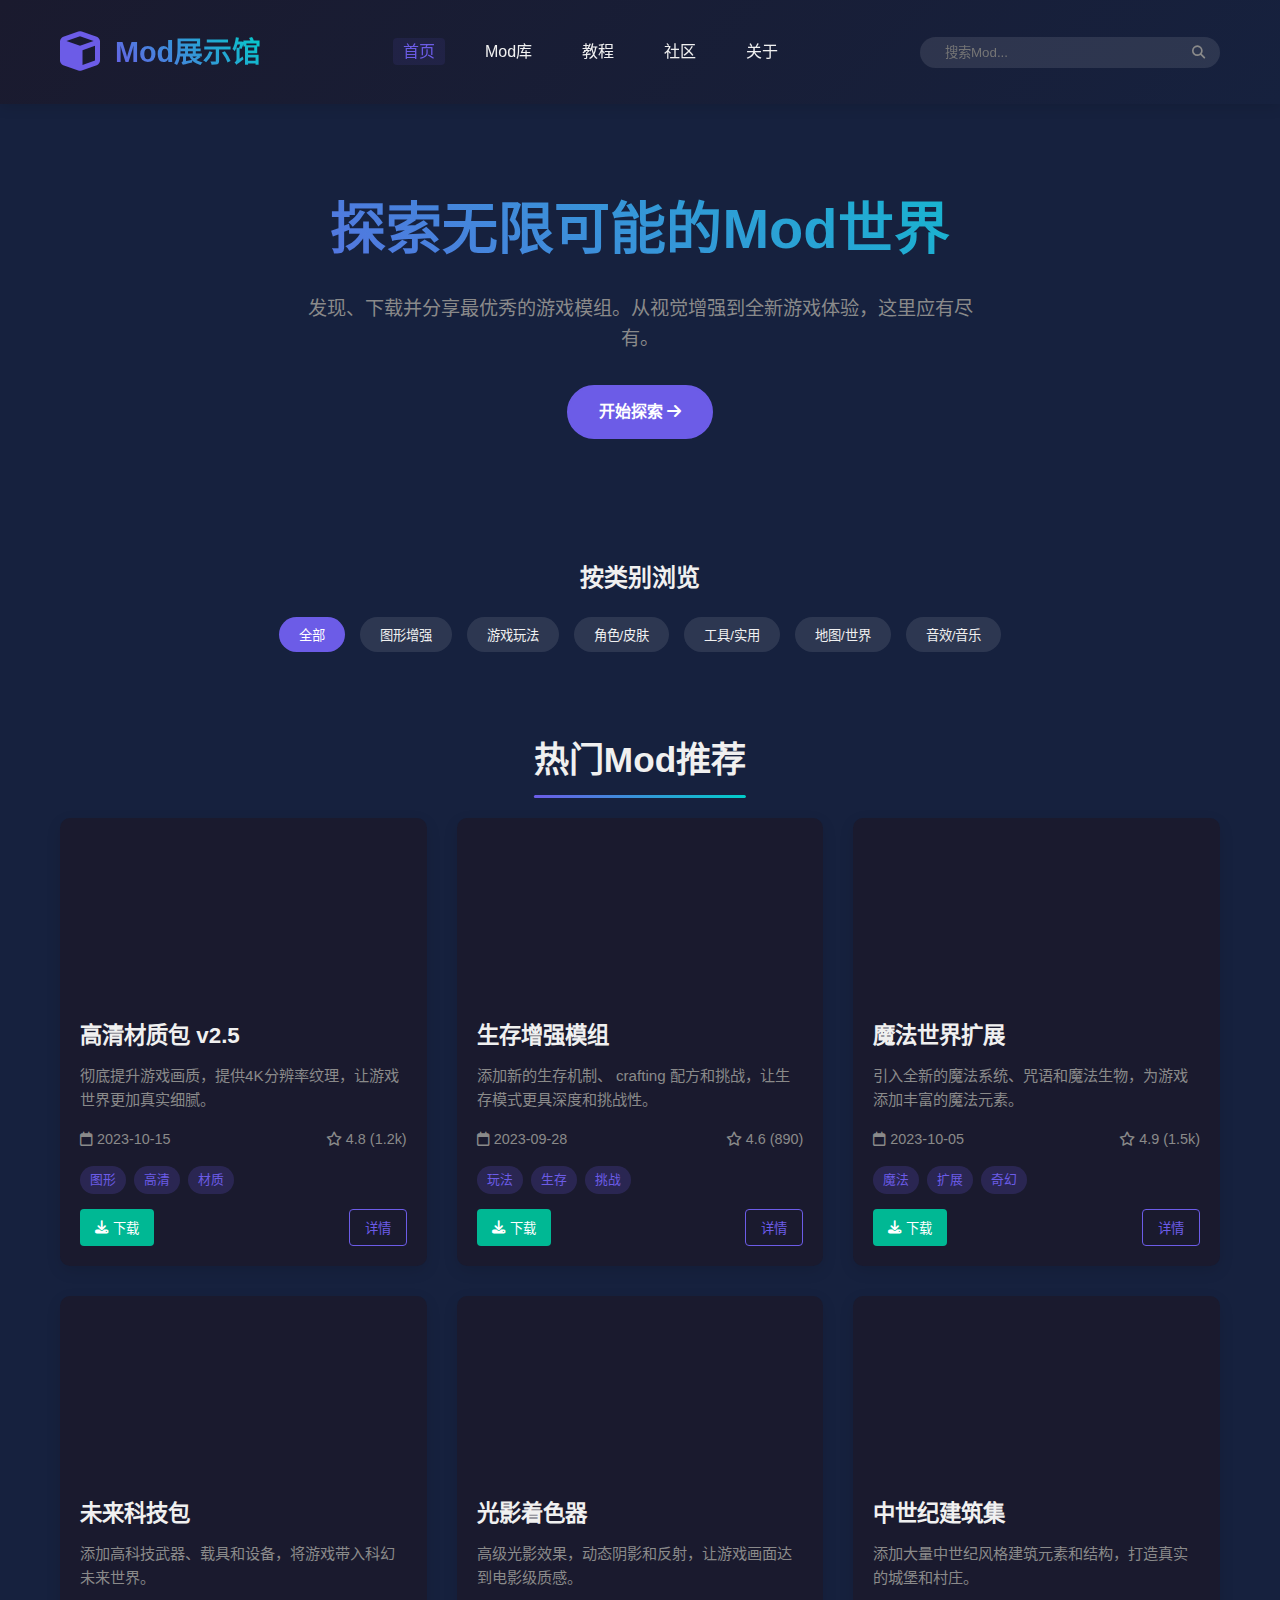
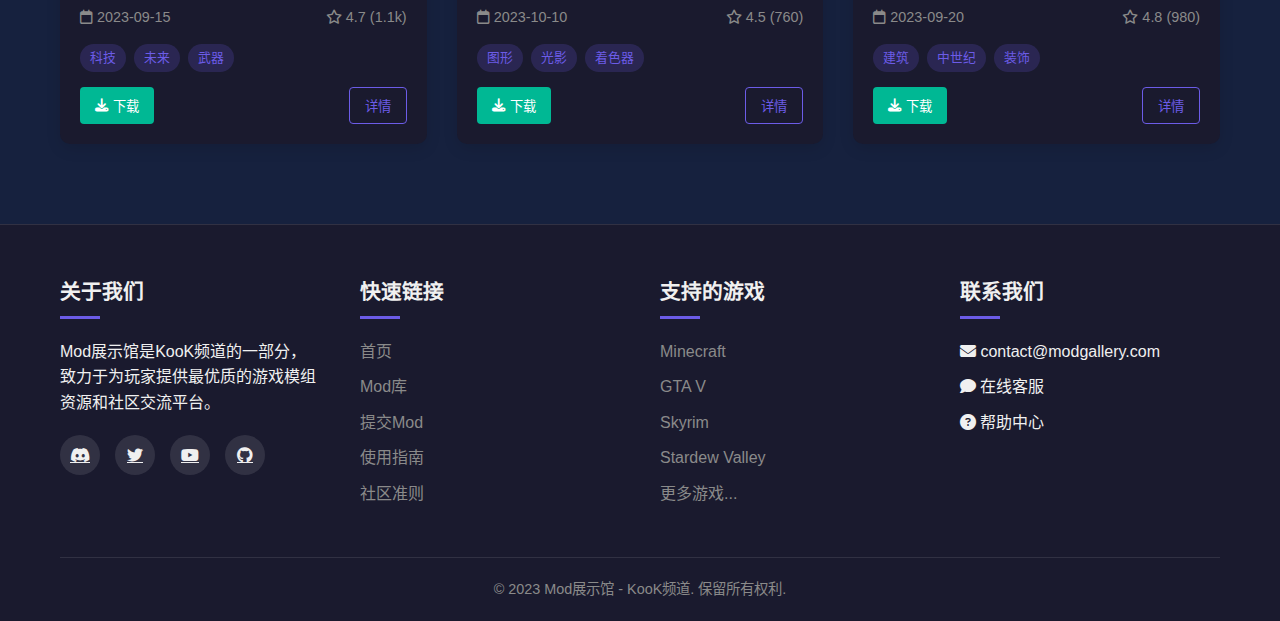
<file: index.html>
<!DOCTYPE html>
<html lang="zh-CN">
<head>
    <meta charset="UTF-8">
    <meta name="viewport" content="width=device-width, initial-scale=1.0">
    <title>Mod展示馆 - KooK频道</title>
    <link rel="stylesheet" href="https://cdnjs.cloudflare.com/ajax/libs/font-awesome/6.4.0/css/all.min.css">
    <style>
        * {
            margin: 0;
            padding: 0;
            box-sizing: border-box;
            font-family: 'Segoe UI', Tahoma, Geneva, Verdana, sans-serif;
        }
        
        :root {
            --primary: #6c5ce7;
            --primary-dark: #5649c0;
            --secondary: #00cec9;
            --dark: #1a1a2e;
            --darker: #16213e;
            --light: #f0f0f0;
            --gray: #8a8a8a;
            --success: #00b894;
        }
        
        body {
            background-color: var(--darker);
            color: var(--light);
            line-height: 1.6;
        }
        
        .container {
            width: 100%;
            max-width: 1200px;
            margin: 0 auto;
            padding: 0 20px;
        }
        
        /* 头部样式 */
        header {
            background: linear-gradient(135deg, var(--dark), var(--darker));
            padding: 20px 0;
            box-shadow: 0 4px 12px rgba(0, 0, 0, 0.1);
            position: sticky;
            top: 0;
            z-index: 100;
        }
        
        .header-content {
            display: flex;
            justify-content: space-between;
            align-items: center;
        }
        
        .logo {
            display: flex;
            align-items: center;
            gap: 15px;
        }
        
        .logo-icon {
            font-size: 2.5rem;
            color: var(--primary);
        }
        
        .logo-text {
            font-size: 1.8rem;
            font-weight: 700;
            background: linear-gradient(45deg, var(--primary), var(--secondary));
            -webkit-background-clip: text;
            -webkit-text-fill-color: transparent;
        }
        
        nav ul {
            display: flex;
            list-style: none;
            gap: 30px;
        }
        
        nav a {
            color: var(--light);
            text-decoration: none;
            font-weight: 500;
            transition: color 0.3s;
            padding: 5px 10px;
            border-radius: 4px;
        }
        
        nav a:hover, nav a.active {
            color: var(--primary);
            background: rgba(108, 92, 231, 0.1);
        }
        
        .search-bar {
            display: flex;
            background: rgba(255, 255, 255, 0.1);
            border-radius: 30px;
            padding: 8px 15px;
            width: 300px;
        }
        
        .search-bar input {
            background: transparent;
            border: none;
            outline: none;
            color: var(--light);
            width: 100%;
            padding: 0 10px;
        }
        
        .search-bar button {
            background: transparent;
            border: none;
            color: var(--gray);
            cursor: pointer;
            transition: color 0.3s;
        }
        
        .search-bar button:hover {
            color: var(--primary);
        }
        
        /* 英雄区域样式 */
        .hero {
            padding: 80px 0;
            text-align: center;
            background: linear-gradient(rgba(22, 33, 62, 0.9), rgba(22, 33, 62, 0.9)), 
                        url('https://images.unsplash.com/photo-1550745165-9bc0b252726f?ixlib=rb-4.0.3&auto=format&fit=crop&w=1950&q=80');
            background-size: cover;
            background-position: center;
        }
        
        .hero h1 {
            font-size: 3.5rem;
            margin-bottom: 20px;
            background: linear-gradient(45deg, var(--primary), var(--secondary));
            -webkit-background-clip: text;
            -webkit-text-fill-color: transparent;
        }
        
        .hero p {
            font-size: 1.2rem;
            max-width: 700px;
            margin: 0 auto 30px;
            color: var(--gray);
        }
        
        .cta-button {
            display: inline-block;
            background: var(--primary);
            color: white;
            padding: 12px 30px;
            border-radius: 30px;
            text-decoration: none;
            font-weight: 600;
            transition: all 0.3s;
            border: 2px solid var(--primary);
        }
        
        .cta-button:hover {
            background: transparent;
            color: var(--primary);
            transform: translateY(-3px);
            box-shadow: 0 10px 20px rgba(108, 92, 231, 0.3);
        }
        
        /* 分类筛选样式 */
        .filters {
            padding: 40px 0;
            text-align: center;
        }
        
        .filter-buttons {
            display: flex;
            justify-content: center;
            flex-wrap: wrap;
            gap: 15px;
            margin-top: 20px;
        }
        
        .filter-btn {
            background: rgba(255, 255, 255, 0.1);
            border: none;
            color: var(--light);
            padding: 8px 20px;
            border-radius: 30px;
            cursor: pointer;
            transition: all 0.3s;
        }
        
        .filter-btn.active, .filter-btn:hover {
            background: var(--primary);
            color: white;
        }
        
        /* Mod展示区域样式 */
        .mods-section {
            padding: 40px 0 80px;
        }
        
        .section-title {
            font-size: 2.2rem;
            margin-bottom: 30px;
            text-align: center;
            position: relative;
            display: inline-block;
            left: 50%;
            transform: translateX(-50%);
        }
        
        .section-title::after {
            content: '';
            position: absolute;
            bottom: -10px;
            left: 0;
            width: 100%;
            height: 3px;
            background: linear-gradient(90deg, var(--primary), var(--secondary));
            border-radius: 3px;
        }
        
        .mods-grid {
            display: grid;
            grid-template-columns: repeat(auto-fill, minmax(300px, 1fr));
            gap: 30px;
        }
        
        .mod-card {
            background: var(--dark);
            border-radius: 10px;
            overflow: hidden;
            transition: transform 0.3s, box-shadow 0.3s;
            box-shadow: 0 5px 15px rgba(0, 0, 0, 0.1);
        }
        
        .mod-card:hover {
            transform: translateY(-10px);
            box-shadow: 0 15px 30px rgba(0, 0, 0, 0.2);
        }
        
        .mod-image {
            height: 180px;
            width: 100%;
            background-size: cover;
            background-position: center;
        }
        
        .mod-content {
            padding: 20px;
        }
        
        .mod-title {
            font-size: 1.4rem;
            margin-bottom: 10px;
            color: var(--light);
        }
        
        .mod-description {
            color: var(--gray);
            font-size: 0.95rem;
            margin-bottom: 15px;
            display: -webkit-box;
            -webkit-line-clamp: 3;
            -webkit-box-orient: vertical;
            overflow: hidden;
        }
        
        .mod-meta {
            display: flex;
            justify-content: space-between;
            color: var(--gray);
            font-size: 0.9rem;
            margin-bottom: 15px;
        }
        
        .mod-tags {
            display: flex;
            flex-wrap: wrap;
            gap: 8px;
            margin-bottom: 15px;
        }
        
        .mod-tag {
            background: rgba(108, 92, 231, 0.2);
            color: var(--primary);
            padding: 4px 10px;
            border-radius: 20px;
            font-size: 0.8rem;
        }
        
        .mod-actions {
            display: flex;
            justify-content: space-between;
        }
        
        .download-btn {
            background: var(--success);
            color: white;
            border: none;
            padding: 8px 15px;
            border-radius: 4px;
            cursor: pointer;
            transition: background 0.3s;
            display: flex;
            align-items: center;
            gap: 5px;
        }
        
        .download-btn:hover {
            background: #00a085;
        }
        
        .details-btn {
            background: transparent;
            color: var(--primary);
            border: 1px solid var(--primary);
            padding: 8px 15px;
            border-radius: 4px;
            cursor: pointer;
            transition: all 0.3s;
        }
        
        .details-btn:hover {
            background: rgba(108, 92, 231, 0.1);
        }
        
        /* 页脚样式 */
        footer {
            background: var(--dark);
            padding: 50px 0 20px;
            border-top: 1px solid rgba(255, 255, 255, 0.1);
        }
        
        .footer-content {
            display: grid;
            grid-template-columns: repeat(auto-fit, minmax(250px, 1fr));
            gap: 40px;
            margin-bottom: 40px;
        }
        
        .footer-column h3 {
            font-size: 1.3rem;
            margin-bottom: 20px;
            color: var(--light);
            position: relative;
            padding-bottom: 10px;
        }
        
        .footer-column h3::after {
            content: '';
            position: absolute;
            bottom: 0;
            left: 0;
            width: 40px;
            height: 3px;
            background: var(--primary);
        }
        
        .footer-column ul {
            list-style: none;
        }
        
        .footer-column ul li {
            margin-bottom: 10px;
        }
        
        .footer-column ul li a {
            color: var(--gray);
            text-decoration: none;
            transition: color 0.3s;
        }
        
        .footer-column ul li a:hover {
            color: var(--primary);
        }
        
        .social-links {
            display: flex;
            gap: 15px;
            margin-top: 20px;
        }
        
        .social-links a {
            display: flex;
            align-items: center;
            justify-content: center;
            width: 40px;
            height: 40px;
            background: rgba(255, 255, 255, 0.1);
            border-radius: 50%;
            color: var(--light);
            transition: all 0.3s;
        }
        
        .social-links a:hover {
            background: var(--primary);
            transform: translateY(-3px);
        }
        
        .copyright {
            text-align: center;
            padding-top: 20px;
            border-top: 1px solid rgba(255, 255, 255, 0.1);
            color: var(--gray);
            font-size: 0.9rem;
        }
        
        /* 响应式设计 */
        @media (max-width: 768px) {
            .header-content {
                flex-direction: column;
                gap: 20px;
            }
            
            nav ul {
                gap: 15px;
            }
            
            .search-bar {
                width: 100%;
                max-width: 400px;
            }
            
            .hero h1 {
                font-size: 2.5rem;
            }
            
            .mods-grid {
                grid-template-columns: 1fr;
            }
        }
    </style>
</head>
<body>
    <!-- 头部导航 -->
    <header>
        <div class="container">
            <div class="header-content">
                <div class="logo">
                    <div class="logo-icon">
                        <i class="fas fa-cube"></i>
                    </div>
                    <div class="logo-text">Mod展示馆</div>
                </div>
                
                <nav>
                    <ul>
                        <li><a href="#" class="active">首页</a></li>
                        <li><a href="#">Mod库</a></li>
                        <li><a href="#">教程</a></li>
                        <li><a href="#">社区</a></li>
                        <li><a href="#">关于</a></li>
                    </ul>
                </nav>
                
                <div class="search-bar">
                    <input type="text" placeholder="搜索Mod...">
                    <button><i class="fas fa-search"></i></button>
                </div>
            </div>
        </div>
    </header>

    <!-- 英雄区域 -->
    <section class="hero">
        <div class="container">
            <h1>探索无限可能的Mod世界</h1>
            <p>发现、下载并分享最优秀的游戏模组。从视觉增强到全新游戏体验，这里应有尽有。</p>
            <a href="#" class="cta-button">开始探索 <i class="fas fa-arrow-right"></i></a>
        </div>
    </section>

    <!-- 分类筛选 -->
    <section class="filters">
        <div class="container">
            <h2>按类别浏览</h2>
            <div class="filter-buttons">
                <button class="filter-btn active">全部</button>
                <button class="filter-btn">图形增强</button>
                <button class="filter-btn">游戏玩法</button>
                <button class="filter-btn">角色/皮肤</button>
                <button class="filter-btn">工具/实用</button>
                <button class="filter-btn">地图/世界</button>
                <button class="filter-btn">音效/音乐</button>
            </div>
        </div>
    </section>

    <!-- Mod展示区域 -->
    <section class="mods-section">
        <div class="container">
            <h2 class="section-title">热门Mod推荐</h2>
            <div class="mods-grid">
                <!-- Mod卡片1 -->
                <div class="mod-card">
                    <div class="mod-image" style="background-image: url('https://images.unsplash.com/photo-1550745165-9bc0b252726f?ixlib=rb-4.0.3&auto=format&fit=crop&w=500&q=80');"></div>
                    <div class="mod-content">
                        <h3 class="mod-title">高清材质包 v2.5</h3>
                        <p class="mod-description">彻底提升游戏画质，提供4K分辨率纹理，让游戏世界更加真实细腻。</p>
                        <div class="mod-meta">
                            <span><i class="far fa-calendar"></i> 2023-10-15</span>
                            <span><i class="far fa-star"></i> 4.8 (1.2k)</span>
                        </div>
                        <div class="mod-tags">
                            <span class="mod-tag">图形</span>
                            <span class="mod-tag">高清</span>
                            <span class="mod-tag">材质</span>
                        </div>
                        <div class="mod-actions">
                            <button class="download-btn"><i class="fas fa-download"></i> 下载</button>
                            <button class="details-btn">详情</button>
                        </div>
                    </div>
                </div>
                
                <!-- Mod卡片2 -->
                <div class="mod-card">
                    <div class="mod-image" style="background-image: url('https://images.unsplash.com/photo-1552820728-8b83bb6b773f?ixlib=rb-4.0.3&auto=format&fit=crop&w=500&q=80');"></div>
                    <div class="mod-content">
                        <h3 class="mod-title">生存增强模组</h3>
                        <p class="mod-description">添加新的生存机制、 crafting 配方和挑战，让生存模式更具深度和挑战性。</p>
                        <div class="mod-meta">
                            <span><i class="far fa-calendar"></i> 2023-09-28</span>
                            <span><i class="far fa-star"></i> 4.6 (890)</span>
                        </div>
                        <div class="mod-tags">
                            <span class="mod-tag">玩法</span>
                            <span class="mod-tag">生存</span>
                            <span class="mod-tag">挑战</span>
                        </div>
                        <div class="mod-actions">
                            <button class="download-btn"><i class="fas fa-download"></i> 下载</button>
                            <button class="details-btn">详情</button>
                        </div>
                    </div>
                </div>
                
                <!-- Mod卡片3 -->
                <div class="mod-card">
                    <div class="mod-image" style="background-image: url('https://images.unsplash.com/photo-1534423861386-85a16f5d13fd?ixlib=rb-4.0.3&auto=format&fit=crop&w=500&q=80');"></div>
                    <div class="mod-content">
                        <h3 class="mod-title">魔法世界扩展</h3>
                        <p class="mod-description">引入全新的魔法系统、咒语和魔法生物，为游戏添加丰富的魔法元素。</p>
                        <div class="mod-meta">
                            <span><i class="far fa-calendar"></i> 2023-10-05</span>
                            <span><i class="far fa-star"></i> 4.9 (1.5k)</span>
                        </div>
                        <div class="mod-tags">
                            <span class="mod-tag">魔法</span>
                            <span class="mod-tag">扩展</span>
                            <span class="mod-tag">奇幻</span>
                        </div>
                        <div class="mod-actions">
                            <button class="download-btn"><i class="fas fa-download"></i> 下载</button>
                            <button class="details-btn">详情</button>
                        </div>
                    </div>
                </div>
                
                <!-- Mod卡片4 -->
                <div class="mod-card">
                    <div class="mod-image" style="background-image: url('https://images.unsplash.com/photo-1511512578047-dfb367046420?ixlib=rb-4.0.3&auto=format&fit=crop&w=500&q=80');"></div>
                    <div class="mod-content">
                        <h3 class="mod-title">未来科技包</h3>
                        <p class="mod-description">添加高科技武器、载具和设备，将游戏带入科幻未来世界。</p>
                        <div class="mod-meta">
                            <span><i class="far fa-calendar"></i> 2023-09-15</span>
                            <span><i class="far fa-star"></i> 4.7 (1.1k)</span>
                        </div>
                        <div class="mod-tags">
                            <span class="mod-tag">科技</span>
                            <span class="mod-tag">未来</span>
                            <span class="mod-tag">武器</span>
                        </div>
                        <div class="mod-actions">
                            <button class="download-btn"><i class="fas fa-download"></i> 下载</button>
                            <button class="details-btn">详情</button>
                        </div>
                    </div>
                </div>
                
                <!-- Mod卡片5 -->
                <div class="mod-card">
                    <div class="mod-image" style="background-image: url('https://images.unsplash.com/photo-1542751371-adc38448a05e?ixlib=rb-4.0.3&auto=format&fit=crop&w=500&q=80');"></div>
                    <div class="mod-content">
                        <h3 class="mod-title">光影着色器</h3>
                        <p class="mod-description">高级光影效果，动态阴影和反射，让游戏画面达到电影级质感。</p>
                        <div class="mod-meta">
                            <span><i class="far fa-calendar"></i> 2023-10-10</span>
                            <span><i class="far fa-star"></i> 4.5 (760)</span>
                        </div>
                        <div class="mod-tags">
                            <span class="mod-tag">图形</span>
                            <span class="mod-tag">光影</span>
                            <span class="mod-tag">着色器</span>
                        </div>
                        <div class="mod-actions">
                            <button class="download-btn"><i class="fas fa-download"></i> 下载</button>
                            <button class="details-btn">详情</button>
                        </div>
                    </div>
                </div>
                
                <!-- Mod卡片6 -->
                <div class="mod-card">
                    <div class="mod-image" style="background-image: url('https://images.unsplash.com/photo-1542751110-97427bbecf20?ixlib=rb-4.0.3&auto=format&fit=crop&w=500&q=80');"></div>
                    <div class="mod-content">
                        <h3 class="mod-title">中世纪建筑集</h3>
                        <p class="mod-description">添加大量中世纪风格建筑元素和结构，打造真实的城堡和村庄。</p>
                        <div class="mod-meta">
                            <span><i class="far fa-calendar"></i> 2023-09-20</span>
                            <span><i class="far fa-star"></i> 4.8 (980)</span>
                        </div>
                        <div class="mod-tags">
                            <span class="mod-tag">建筑</span>
                            <span class="mod-tag">中世纪</span>
                            <span class="mod-tag">装饰</span>
                        </div>
                        <div class="mod-actions">
                            <button class="download-btn"><i class="fas fa-download"></i> 下载</button>
                            <button class="details-btn">详情</button>
                        </div>
                    </div>
                </div>
            </div>
        </div>
    </section>

    <!-- 页脚 -->
    <footer>
        <div class="container">
            <div class="footer-content">
                <div class="footer-column">
                    <h3>关于我们</h3>
                    <p>Mod展示馆是KooK频道的一部分，致力于为玩家提供最优质的游戏模组资源和社区交流平台。</p>
                    <div class="social-links">
                        <a href="#"><i class="fab fa-discord"></i></a>
                        <a href="#"><i class="fab fa-twitter"></i></a>
                        <a href="#"><i class="fab fa-youtube"></i></a>
                        <a href="#"><i class="fab fa-github"></i></a>
                    </div>
                </div>
                
                <div class="footer-column">
                    <h3>快速链接</h3>
                    <ul>
                        <li><a href="#">首页</a></li>
                        <li><a href="#">Mod库</a></li>
                        <li><a href="#">提交Mod</a></li>
                        <li><a href="#">使用指南</a></li>
                        <li><a href="#">社区准则</a></li>
                    </ul>
                </div>
                
                <div class="footer-column">
                    <h3>支持的游戏</h3>
                    <ul>
                        <li><a href="#">Minecraft</a></li>
                        <li><a href="#">GTA V</a></li>
                        <li><a href="#">Skyrim</a></li>
                        <li><a href="#">Stardew Valley</a></li>
                        <li><a href="#">更多游戏...</a></li>
                    </ul>
                </div>
                
                <div class="footer-column">
                    <h3>联系我们</h3>
                    <ul>
                        <li><i class="fas fa-envelope"></i> contact@modgallery.com</li>
                        <li><i class="fas fa-comment"></i> 在线客服</li>
                        <li><i class="fas fa-question-circle"></i> 帮助中心</li>
                    </ul>
                </div>
            </div>
            
            <div class="copyright">
                <p>&copy; 2023 Mod展示馆 - KooK频道. 保留所有权利.</p>
            </div>
        </div>
    </footer>

    <script>
        // 简单的分类筛选功能
        document.addEventListener('DOMContentLoaded', function() {
            const filterButtons = document.querySelectorAll('.filter-btn');
            
            filterButtons.forEach(button => {
                button.addEventListener('click', function() {
                    // 移除所有按钮的active类
                    filterButtons.forEach(btn => btn.classList.remove('active'));
                    // 为当前点击的按钮添加active类
                    this.classList.add('active');
                    
                    // 这里可以添加实际的筛选逻辑
                    // 例如根据按钮的文本内容筛选Mod卡片
                });
            });
            
            // 为下载按钮添加点击事件
            const downloadButtons = document.querySelectorAll('.download-btn');
            downloadButtons.forEach(button => {
                button.addEventListener('click', function() {
                    alert('下载功能即将实现！');
                });
            });
            
            // 为详情按钮添加点击事件
            const detailButtons = document.querySelectorAll('.details-btn');
            detailButtons.forEach(button => {
                button.addEventListener('click', function() {
                    alert('详情页面正在开发中！');
                });
            });
        });
    </script>
</body>
</html>
</file>
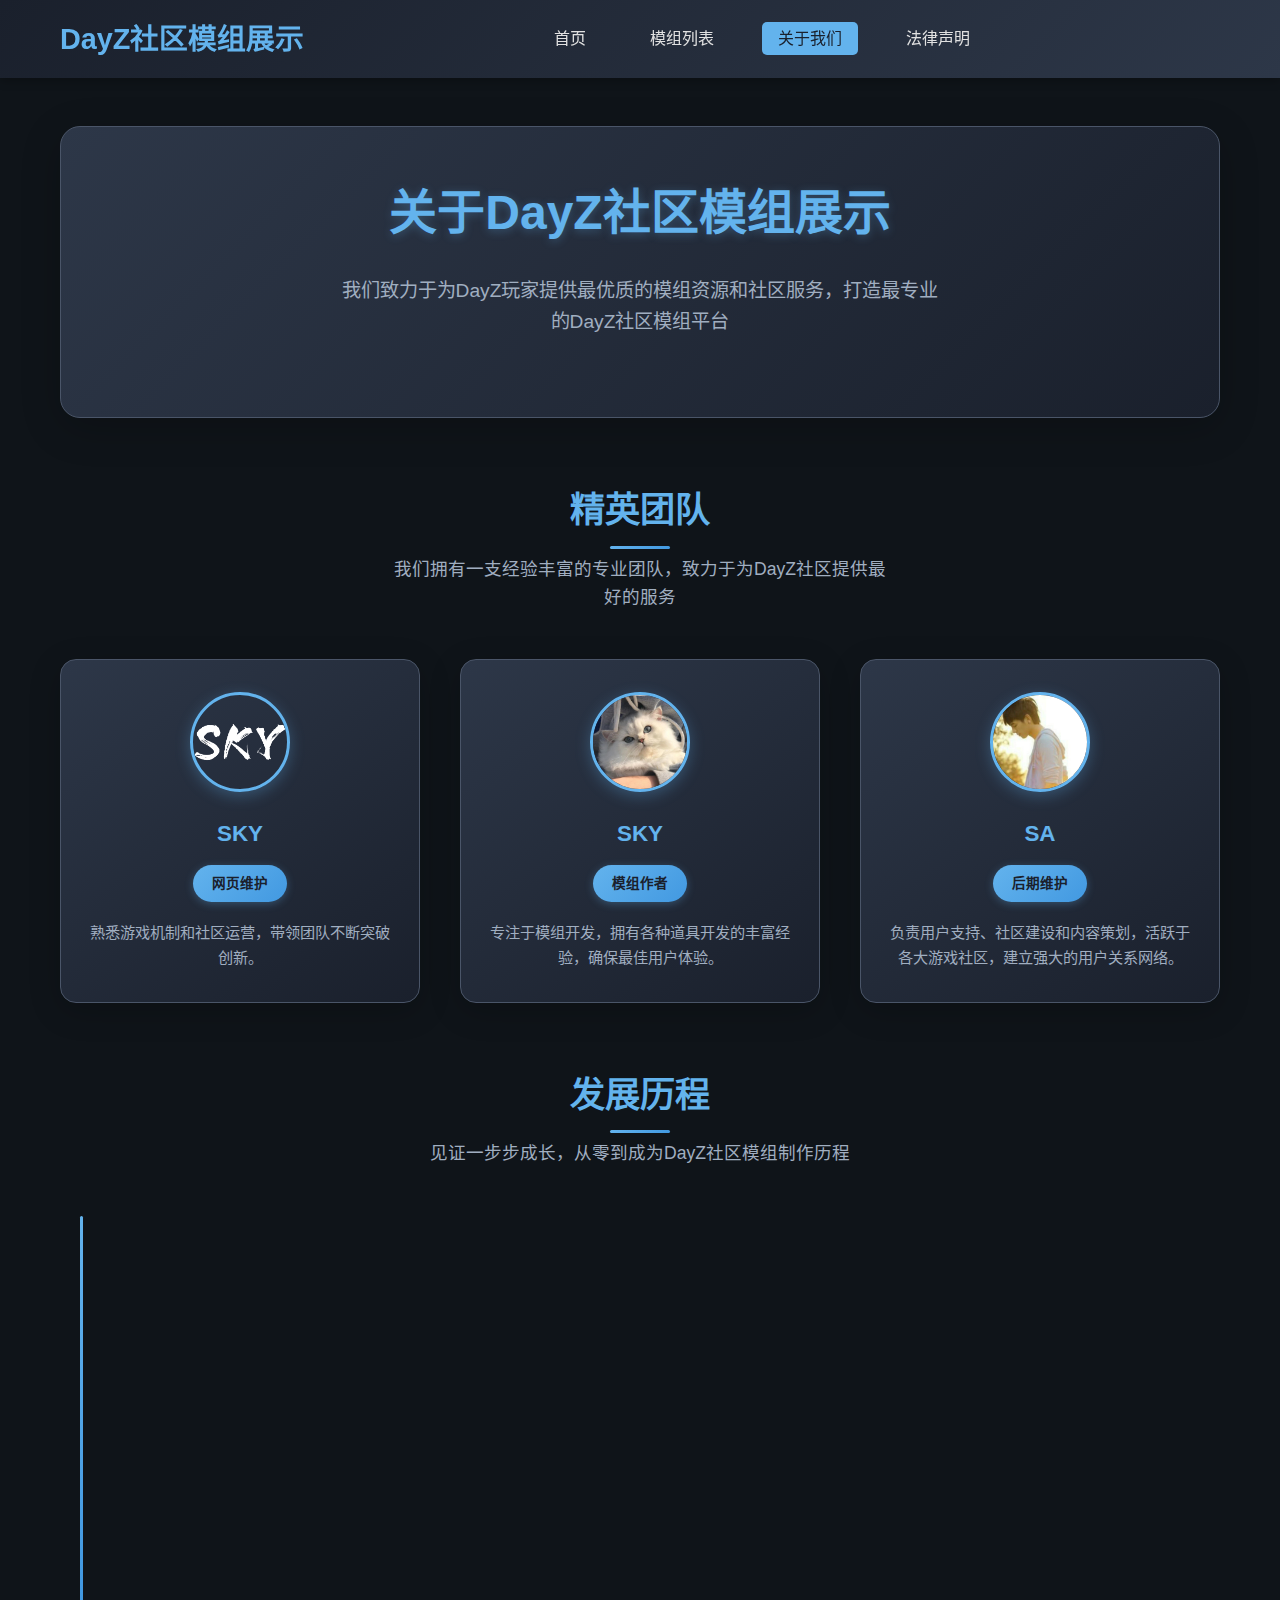
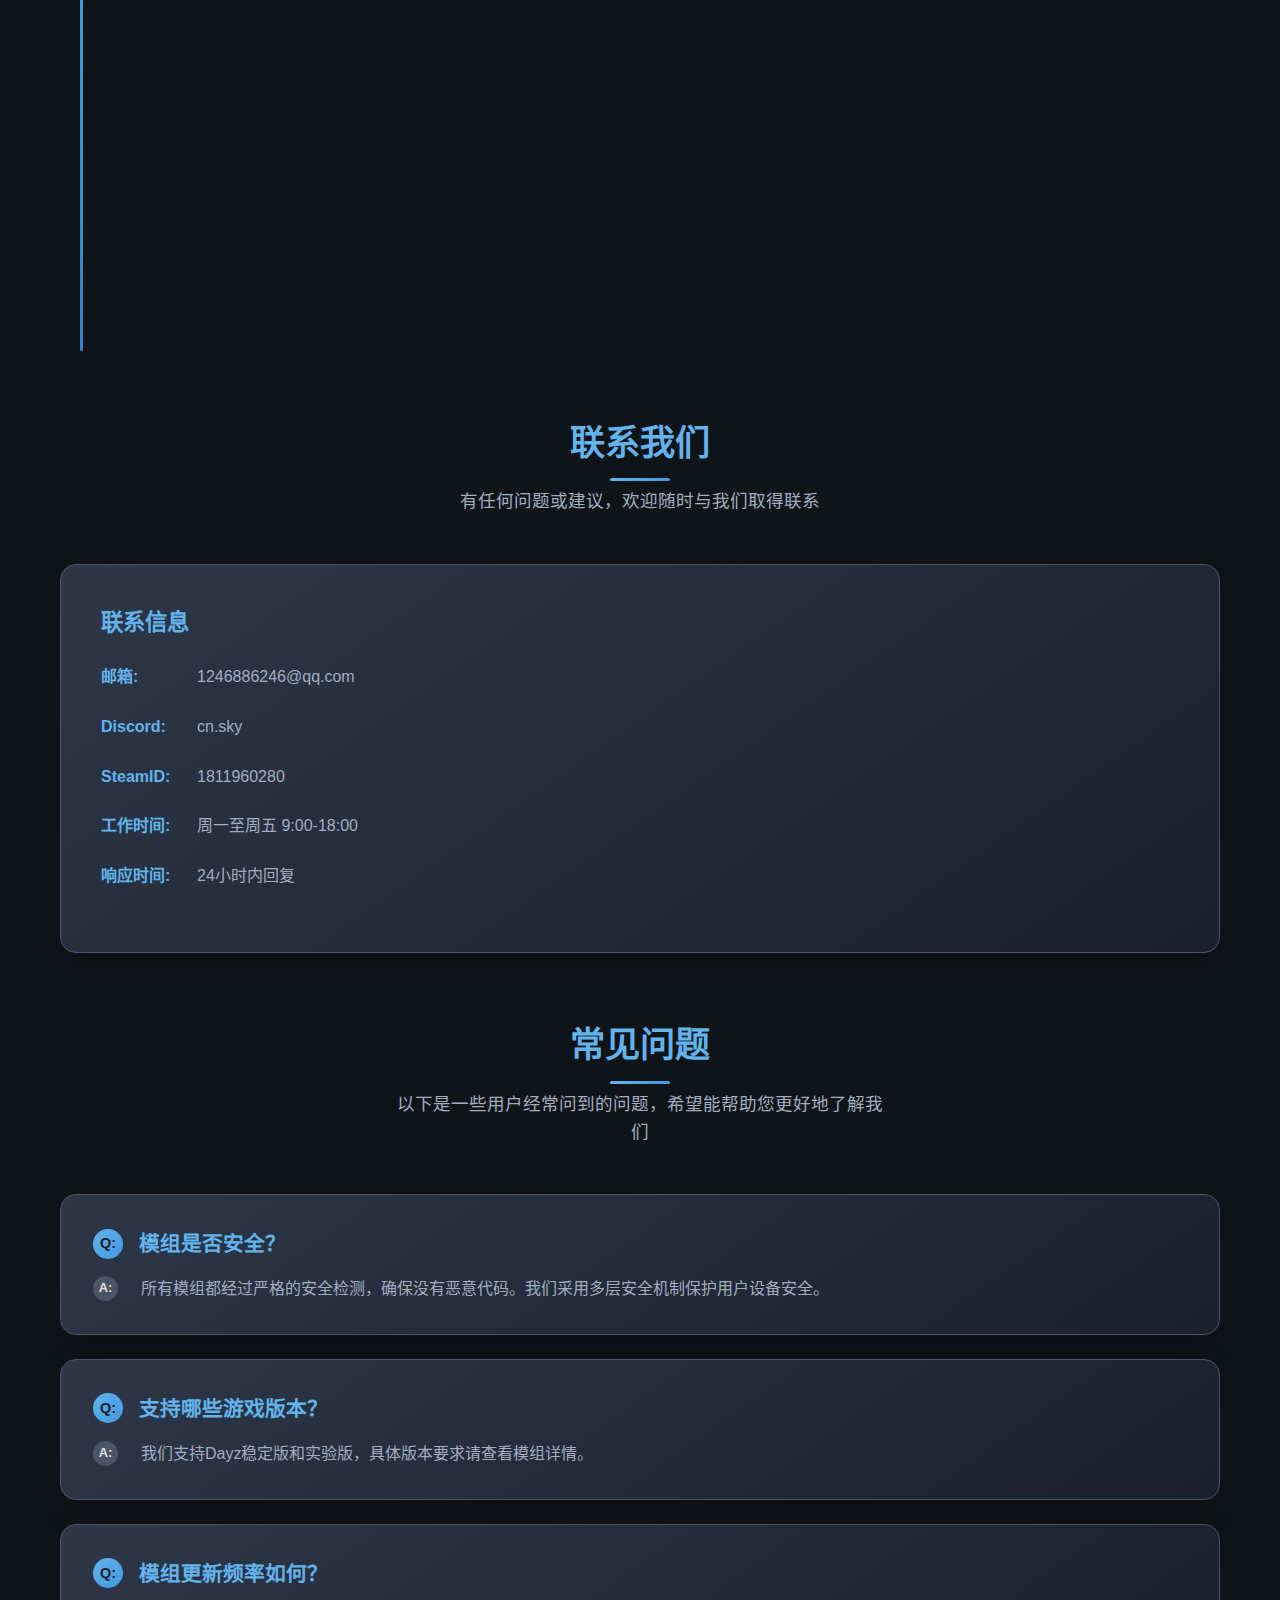
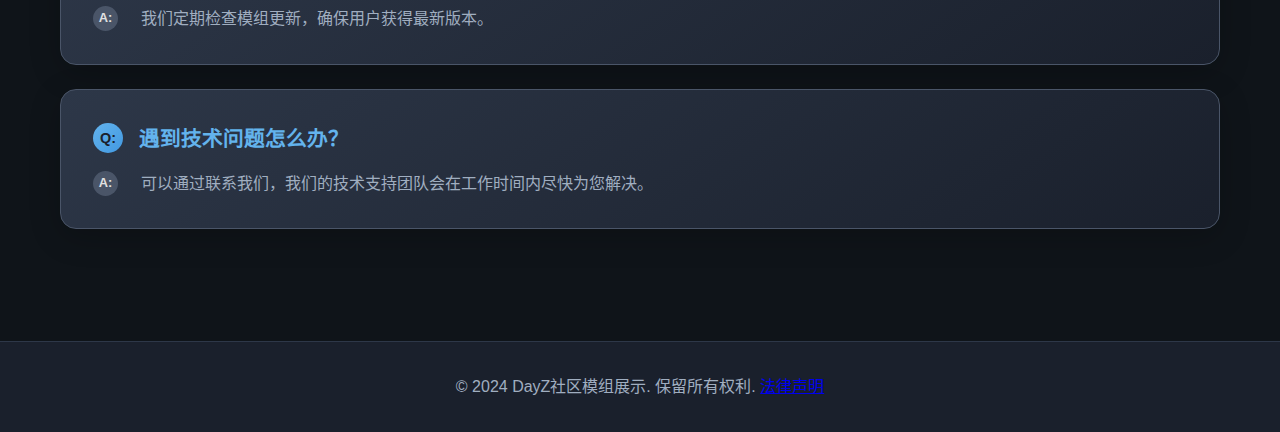
<file: about.html>
<!DOCTYPE html>
<html lang="zh-CN">
<head>
    <meta charset="UTF-8">
    <meta name="viewport" content="width=device-width, initial-scale=1.0">
    <title>DayZ社区模组展示 - 关于我们</title>
    <link rel="stylesheet" href="style.css">
</head>
<body>
    <!-- 导航条 -->
    <nav class="navbar">
        <div class="nav-container">
            <div class="nav-logo">
                <h1>DayZ社区模组展示</h1>
            </div>
            <ul class="nav-menu">
                <li class="nav-item">
                    <a href="index.html" class="nav-link">首页</a>
                </li>
                <li class="nav-item">
                    <a href="mods.html" class="nav-link">模组列表</a>
                </li>
                <li class="nav-item">
                    <a href="about.html" class="nav-link active">关于我们</a>
                </li>
                <li class="nav-item">
                    <a href="legal.html" class="nav-link">法律声明</a>
                </li>
                <li class="nav-item" id="adminNavItem" style="display: none;">
                    <a href="admin.html" class="nav-link">管理员面板</a>
                </li>
            </ul>
            <div class="user-auth" id="userAuthContainer">
                <!-- 动态内容将由JavaScript填充 -->
            </div>
            <div class="nav-toggle">
                <span class="bar"></span>
                <span class="bar"></span>
                <span class="bar"></span>
            </div>
        </div>
    </nav>

    <!-- 主内容区域 -->
    <main class="main-content">
        <section class="page-content">
            <div class="container">
                <!-- 页面标题区域 -->
                <div class="page-header">
                    <h2>关于DayZ社区模组展示</h2>
                    <p>我们致力于为DayZ玩家提供最优质的模组资源和社区服务，打造最专业的DayZ社区模组平台</p>
                   
                </div>

                <!-- 团队介绍 -->
                <div class="team-section">
                    <div class="section-header">
                        <h3>精英团队</h3>
                        <p>我们拥有一支经验丰富的专业团队，致力于为DayZ社区提供最好的服务</p>
                    </div>
                    <div class="team-grid">
                        <div class="team-member">
                            <div class="member-avatar">
                                <img src="images\sky.png" alt="SKY - 网页维护" class="zoomable-image" data-zoom-src="images\sky.png">
                            </div>
                            <div class="member-info">
                                <h4>SKY</h4>
                                <span class="member-role">网页维护</span>
                                <p>熟悉游戏机制和社区运营，带领团队不断突破创新。</p>
                            </div>
                        </div>

                        <div class="team-member">
                            <div class="member-avatar">
                                <img src="images\sky.jpg" alt="SKY - 模组作者" class="zoomable-image" data-zoom-src="images\sky.jpg">
                            </div>
                            <div class="member-info">
                                <h4>SKY</h4>
                                <span class="member-role">模组作者</span>
                                <p>专注于模组开发，拥有各种道具开发的丰富经验，确保最佳用户体验。</p>
                            </div>
                        </div>

                        <div class="team-member">
                            <div class="member-avatar">
                                <img src="images\SA.jpg" alt="SA - 后期维护" class="zoomable-image" data-zoom-src="images\SA.jpg">
                            </div>
                            <div class="member-info">
                                <h4>SA</h4>
                                <span class="member-role">后期维护</span>
                                <p>负责用户支持、社区建设和内容策划，活跃于各大游戏社区，建立强大的用户关系网络。</p>
                            </div>
                        </div>
                    </div>
                </div>

                <!-- 项目历史 -->
                <div class="history-section">
                    <div class="section-header">
                        <h3>发展历程</h3>
                        <p>见证一步步成长，从零到成为DayZ社区模组制作历程</p>
                    </div>
                    <div class="timeline">
                        <div class="timeline-item">
                            <div class="timeline-date">2021.01</div>
                            <div class="timeline-content">
                                <h4>DayZ启动</h4>
                                <p>开始接触DayZ模组，旨在为玩家提供更好的模组体验，打造专业的模组。</p>
                            </div>
                        </div>
                        <div class="timeline-item">
                            <div class="timeline-date">2025.10</div>
                            <div class="timeline-content">
                                <h4>首个版本发布</h4>
                                <p>网站首个版本成功上线，收录了历史多个高质量模组，坚持做的更好。</p>
                            </div>
                        </div>
                        <div class="timeline-item">
                            <div class="timeline-date">2025.11</div>
                            <div class="timeline-content">
                                <h4>展示重启</h4>
                                <p>展示界面进行全面改版，采用现代化设计，提供更好的展示功能。</p>
                            </div>
                        </div>
                    </div>
                </div>

                <!-- 联系方式 -->
                <div class="contact-section">
                    <div class="section-header">
                        <h3>联系我们</h3>
                        <p>有任何问题或建议，欢迎随时与我们取得联系</p>
                    </div>
                    <div class="contact-grid">
                        <div class="contact-info">
                            <h4>联系信息</h4>
                            <div class="contact-item">
                                <strong>邮箱:</strong> 1246886246@qq.com
                            </div>
                            <div class="contact-item">
                                <strong>Discord:</strong> cn.sky
                            </div>
                            <div class="contact-item">
                                <strong>SteamID:</strong> 1811960280
                            </div>
                            <div class="contact-item">
                                <strong>工作时间:</strong> 周一至周五 9:00-18:00
                            </div>
                            <div class="contact-item">
                                <strong>响应时间:</strong> 24小时内回复
                            </div>
                        </div>

                    </div>
                </div>

                <!-- FAQ -->
                <div class="faq-section">
                    <div class="section-header">
                        <h3>常见问题</h3>
                        <p>以下是一些用户经常问到的问题，希望能帮助您更好地了解我们</p>
                    </div>
                    <div class="faq-list">
                        <div class="faq-item">
                            <h4>模组是否安全？</h4>
                            <p>所有模组都经过严格的安全检测，确保没有恶意代码。我们采用多层安全机制保护用户设备安全。</p>
                        </div>
                        <div class="faq-item">
                            <h4>支持哪些游戏版本？</h4>
                            <p>我们支持Dayz稳定版和实验版，具体版本要求请查看模组详情。</p>
                        </div>
                        <div class="faq-item">
                            <h4>模组更新频率如何？</h4>
                            <p>我们定期检查模组更新，确保用户获得最新版本。</p>
                        </div>
                        <div class="faq-item">
                            <h4>遇到技术问题怎么办？</h4>
                            <p>可以通过联系我们，我们的技术支持团队会在工作时间内尽快为您解决。</p>
                        </div>
                    </div>
                </div>
            </div>
        </section>
    </main>

    <!-- 页脚 -->
    <footer class="footer">
        <div class="container">
            <p>&copy; 2024 DayZ社区模组展示. 保留所有权利. <a href="legal.html">法律声明</a></p>
        </div>
    </footer>

    <script src="script.js"></script>
    <script>
        // 初始化用户认证管理器
        document.addEventListener('DOMContentLoaded', function() {
            // 等待script.js完全加载后再初始化
            if (typeof UserAuthManager !== 'undefined') {
                new UserAuthManager();
            }
        });
    </script>
</body>
</html>
</file>
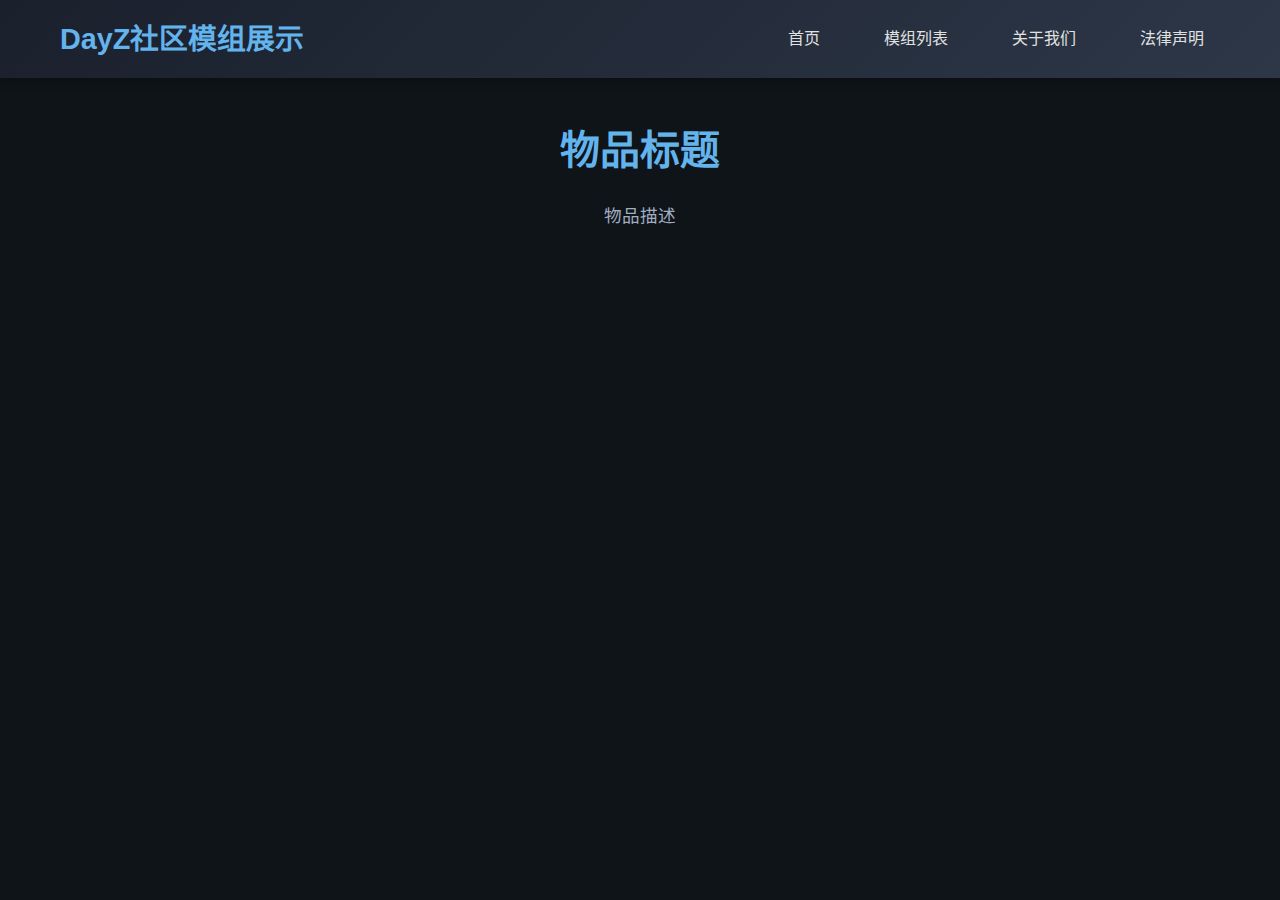
<file: details.html>
<!DOCTYPE html>
<html lang="zh-CN">
<head>
    <meta charset="UTF-8">
    <meta name="viewport" content="width=device-width, initial-scale=1.0">
    <title>物品详情</title>
    <link rel="stylesheet" href="style.css">
    <script src="script.js" defer></script>
</head>
<body>
    <nav class="navbar">
        <div class="nav-container">
            <div class="nav-logo">
                <h1>DayZ社区模组展示</h1>
            </div>
            <ul class="nav-menu">
                <li class="nav-item">
                    <a href="index.html" class="nav-link">首页</a>
                </li>
                <li class="nav-item">
                    <a id="back-to-mods" href="mods.html" class="nav-link">模组列表</a>
                </li>
                <li class="nav-item">
                    <a href="about.html" class="nav-link">关于我们</a>
                </li>
                <li class="nav-item">
                    <a href="legal.html" class="nav-link">法律声明</a>
                </li>
            </ul>
        </div>
    </nav>

    <main class="main-content">
        <section class="details-section">
            <div class="container">
                <h2 id="item-title">物品标题</h2>
                <p id="item-description">物品描述</p>
                <div id="item-images" class="image-gallery">
                    <!-- 图片将通过 JavaScript 动态加载 -->
                </div>
            </div>
        </section>
    </main>
</body>
<script>
// 自动为“模组列表”导航链接带上cat和mod参数
document.addEventListener('DOMContentLoaded', function() {
    var urlParams = new URLSearchParams(window.location.search);
    var cat = urlParams.get('cat');
    var mod = urlParams.get('mod');
    if (cat && mod) {
        var modsLink = document.getElementById('back-to-mods');
        if (modsLink) {
            modsLink.href = `mods.html?cat=${encodeURIComponent(cat)}&mod=${encodeURIComponent(mod)}`;
        }
    }
});
</script>
</body>
</html>
</file>
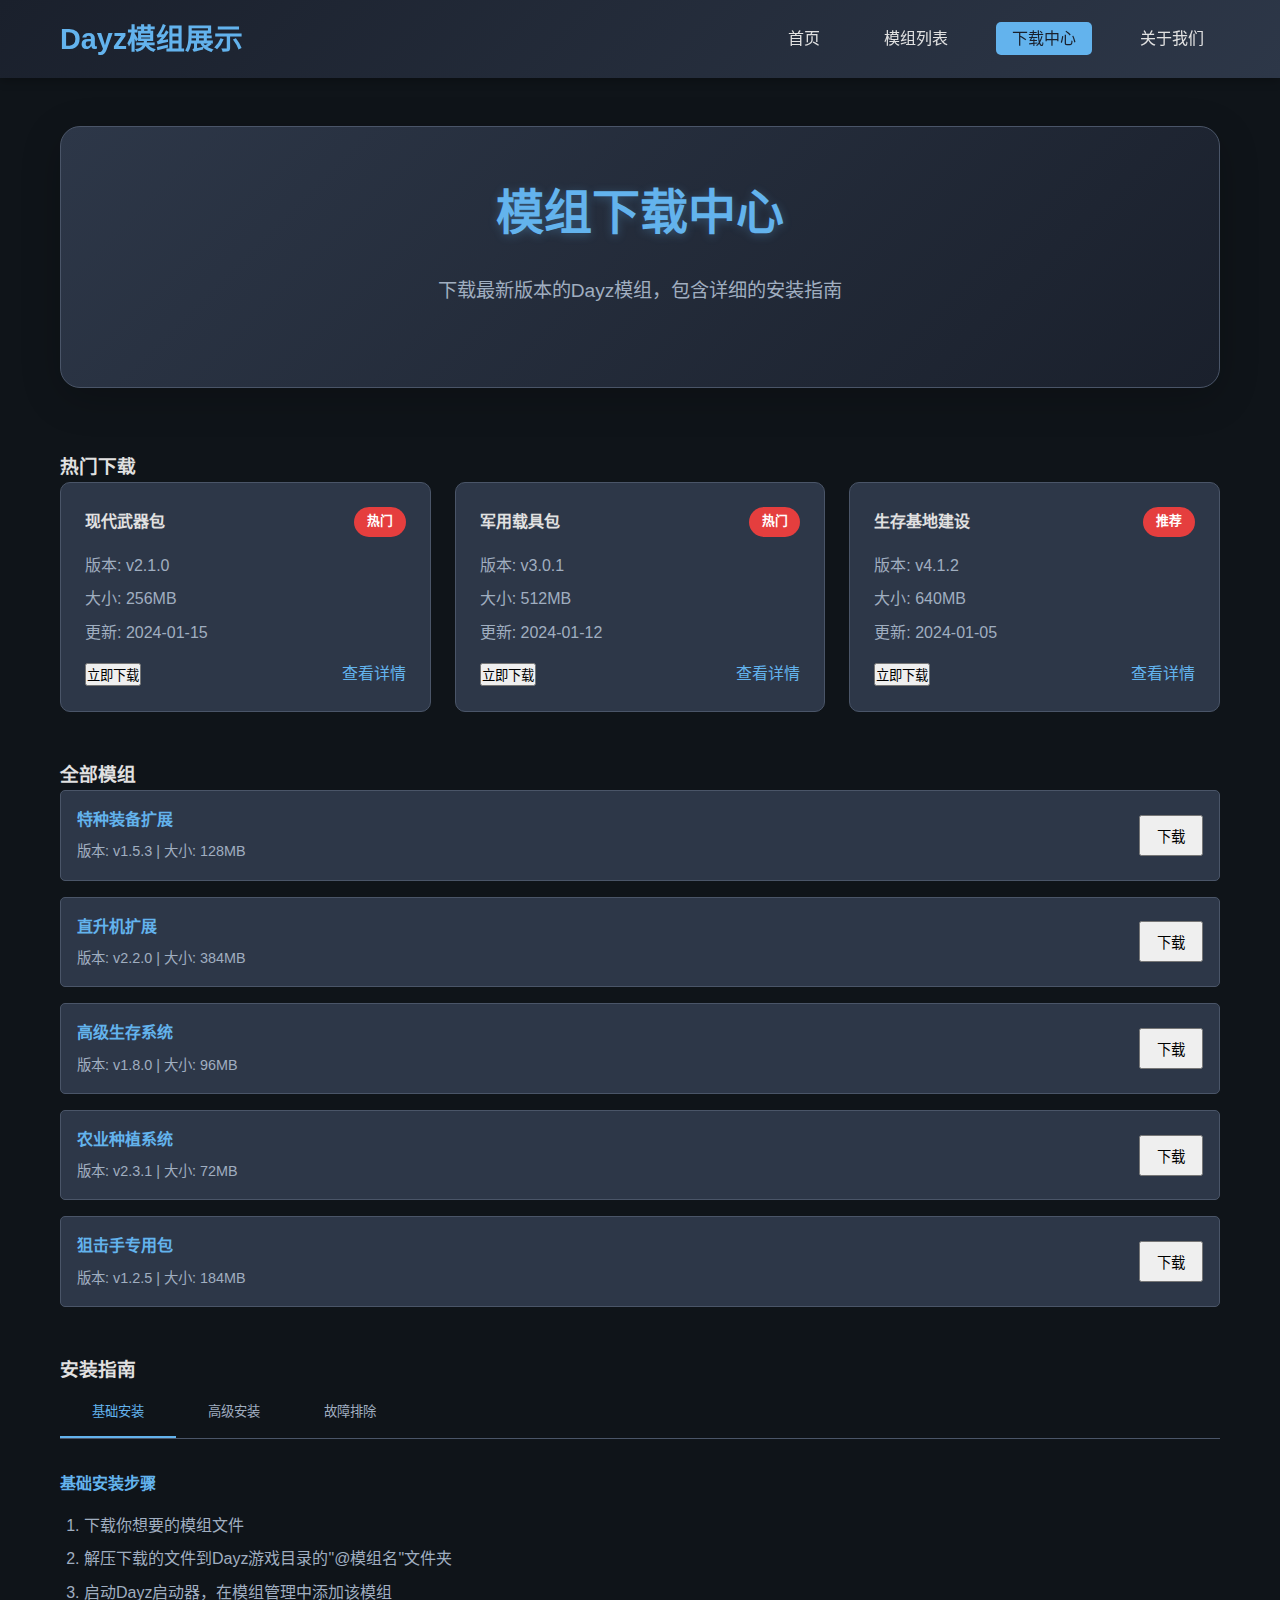
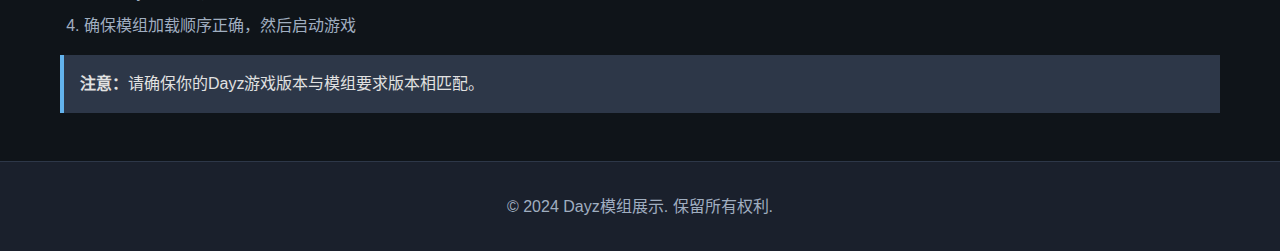
<file: download.html>
<!DOCTYPE html>
<html lang="zh-CN">
<head>
    <meta charset="UTF-8">
    <meta name="viewport" content="width=device-width, initial-scale=1.0">
    <title>Dayz模组展示 - 下载中心</title>
    <link rel="stylesheet" href="style.css">
</head>
<body>
    <!-- 导航条 -->
    <nav class="navbar">
        <div class="nav-container">
            <div class="nav-logo">
                <h1>Dayz模组展示</h1>
            </div>
            <ul class="nav-menu">
                <li class="nav-item">
                    <a href="index.html" class="nav-link">首页</a>
                </li>
                <li class="nav-item">
                    <a href="mods.html" class="nav-link">模组列表</a>
                </li>
                <li class="nav-item">
                    <a href="download.html" class="nav-link active">下载中心</a>
                </li>
                <li class="nav-item">
                    <a href="about.html" class="nav-link">关于我们</a>
                </li>
            </ul>
            <div class="nav-toggle">
                <span class="bar"></span>
                <span class="bar"></span>
                <span class="bar"></span>
            </div>
        </div>
    </nav>

    <!-- 主内容区域 -->
    <main class="main-content">
        <section class="page-content">
            <div class="container">
                <div class="page-header">
                    <h2>模组下载中心</h2>
                    <p>下载最新版本的Dayz模组，包含详细的安装指南</p>
                </div>

                <!-- 热门下载 -->
                <div class="popular-downloads">
                    <h3>热门下载</h3>
                    <div class="download-grid">
                        <div class="download-item">
                            <div class="download-header">
                                <h4>现代武器包</h4>
                                <span class="download-badge">热门</span>
                            </div>
                            <div class="download-info">
                                <p>版本: v2.1.0</p>
                                <p>大小: 256MB</p>
                                <p>更新: 2024-01-15</p>
                            </div>
                            <div class="download-actions">
                                <button class="download-btn" data-mod="现代武器包">立即下载</button>
                                <a href="#" class="details-link">查看详情</a>
                            </div>
                        </div>

                        <div class="download-item">
                            <div class="download-header">
                                <h4>军用载具包</h4>
                                <span class="download-badge">热门</span>
                            </div>
                            <div class="download-info">
                                <p>版本: v3.0.1</p>
                                <p>大小: 512MB</p>
                                <p>更新: 2024-01-12</p>
                            </div>
                            <div class="download-actions">
                                <button class="download-btn" data-mod="军用载具包">立即下载</button>
                                <a href="#" class="details-link">查看详情</a>
                            </div>
                        </div>

                        <div class="download-item">
                            <div class="download-header">
                                <h4>生存基地建设</h4>
                                <span class="download-badge">推荐</span>
                            </div>
                            <div class="download-info">
                                <p>版本: v4.1.2</p>
                                <p>大小: 640MB</p>
                                <p>更新: 2024-01-05</p>
                            </div>
                            <div class="download-actions">
                                <button class="download-btn" data-mod="生存基地建设">立即下载</button>
                                <a href="#" class="details-link">查看详情</a>
                            </div>
                        </div>
                    </div>
                </div>

                <!-- 完整模组列表 -->
                <div class="full-downloads">
                    <h3>全部模组</h3>
                    <div class="download-list">
                        <div class="download-list-item">
                            <div class="item-info">
                                <h4>特种装备扩展</h4>
                                <p>版本: v1.5.3 | 大小: 128MB</p>
                            </div>
                            <button class="download-btn small" data-mod="特种装备扩展">下载</button>
                        </div>

                        <div class="download-list-item">
                            <div class="item-info">
                                <h4>直升机扩展</h4>
                                <p>版本: v2.2.0 | 大小: 384MB</p>
                            </div>
                            <button class="download-btn small" data-mod="直升机扩展">下载</button>
                        </div>

                        <div class="download-list-item">
                            <div class="item-info">
                                <h4>高级生存系统</h4>
                                <p>版本: v1.8.0 | 大小: 96MB</p>
                            </div>
                            <button class="download-btn small" data-mod="高级生存系统">下载</button>
                        </div>

                        <div class="download-list-item">
                            <div class="item-info">
                                <h4>农业种植系统</h4>
                                <p>版本: v2.3.1 | 大小: 72MB</p>
                            </div>
                            <button class="download-btn small" data-mod="农业种植系统">下载</button>
                        </div>

                        <div class="download-list-item">
                            <div class="item-info">
                                <h4>狙击手专用包</h4>
                                <p>版本: v1.2.5 | 大小: 184MB</p>
                            </div>
                            <button class="download-btn small" data-mod="狙击手专用包">下载</button>
                        </div>
                    </div>
                </div>

                <!-- 安装指南 -->
                <div class="installation-guide">
                    <h3>安装指南</h3>
                    <div class="guide-tabs">
                        <button class="guide-tab active" data-target="guide-basic">基础安装</button>
                        <button class="guide-tab" data-target="guide-advanced">高级安装</button>
                        <button class="guide-tab" data-target="guide-troubleshoot">故障排除</button>
                    </div>
                    
                    <div class="guide-content active" id="guide-basic">
                        <h4>基础安装步骤</h4>
                        <ol>
                            <li>下载你想要的模组文件</li>
                            <li>解压下载的文件到Dayz游戏目录的"@模组名"文件夹</li>
                            <li>启动Dayz启动器，在模组管理中添加该模组</li>
                            <li>确保模组加载顺序正确，然后启动游戏</li>
                        </ol>
                        <div class="note">
                            <strong>注意：</strong>请确保你的Dayz游戏版本与模组要求版本相匹配。
                        </div>
                    </div>

                    <div class="guide-content" id="guide-advanced">
                        <h4>高级安装方法</h4>
                        <p>对于服务器管理员或想要自定义安装的用户：</p>
                        <ul>
                            <li>使用Dayz Server Manager进行批量安装</li>
                            <li>配置模组依赖关系和加载顺序</li>
                            <li>设置自动更新机制</li>
                            <li>调试模组冲突和性能优化</li>
                        </ul>
                    </div>

                    <div class="guide-content" id="guide-troubleshoot">
                        <h4>常见问题解决</h4>
                        <div class="troubleshoot-item">
                            <h5>游戏崩溃</h5>
                            <p>检查模组兼容性，确保所有依赖模组已正确安装。</p>
                        </div>
                        <div class="troubleshoot-item">
                            <h5>模组不显示</h5>
                            <p>确认模组文件夹命名正确，检查启动器中的模组是否已启用。</p>
                        </div>
                        <div class="troubleshoot-item">
                            <h5>性能问题</h5>
                            <p>降低图形设置，关闭不必要的模组，检查硬件配置。</p>
                        </div>
                    </div>
                </div>
            </div>
        </section>
    </main>

    <!-- 页脚 -->
    <footer class="footer">
        <div class="container">
            <p>&copy; 2024 Dayz模组展示. 保留所有权利.</p>
        </div>
    </footer>

    <script src="script.js"></script>
</body>
</html>
</file>
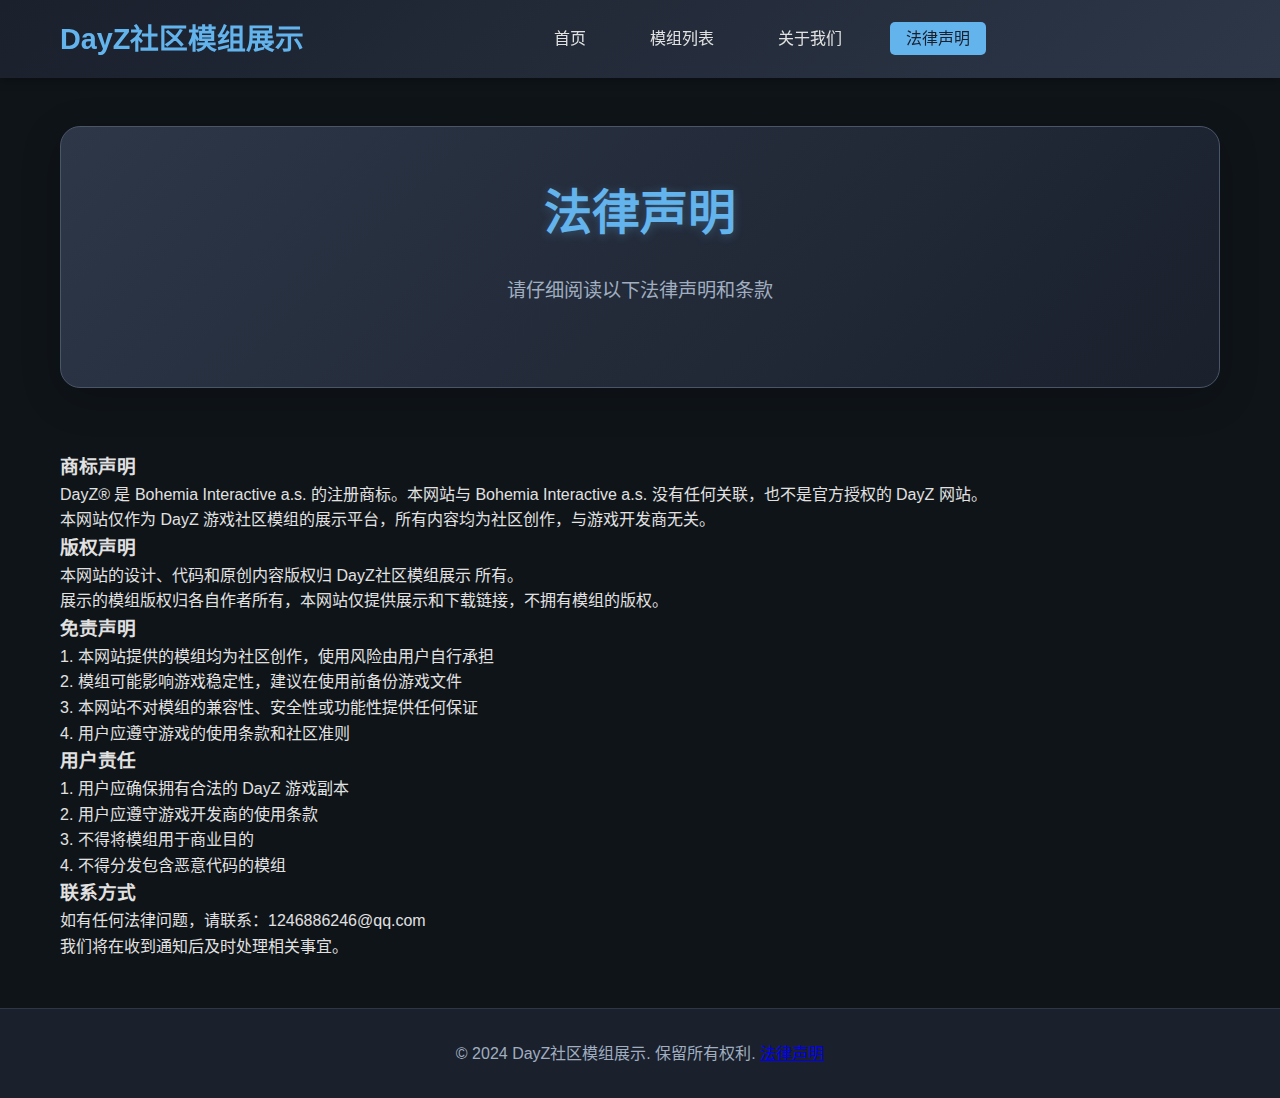
<file: legal.html>
<!DOCTYPE html>
<html lang="zh-CN">
<head>
    <meta charset="UTF-8">
    <meta name="viewport" content="width=device-width, initial-scale=1.0">
    <title>法律声明 - DayZ社区模组展示</title>
    <link rel="stylesheet" href="style.css">
</head>
<body>
    <!-- 导航条 -->
    <nav class="navbar">
        <div class="nav-container">
            <div class="nav-logo">
                <h1>DayZ社区模组展示</h1>
            </div>
            <ul class="nav-menu">
                <li class="nav-item">
                    <a href="index.html" class="nav-link">首页</a>
                </li>
                <li class="nav-item">
                    <a href="mods.html" class="nav-link">模组列表</a>
                </li>
                <li class="nav-item">
                    <a href="about.html" class="nav-link">关于我们</a>
                </li>
                <li class="nav-item">
                    <a href="legal.html" class="nav-link active">法律声明</a>
                </li>
                <li class="nav-item" id="adminNavItem" style="display: none;">
                    <a href="admin.html" class="nav-link">管理员面板</a>
                </li>
            </ul>
            <div class="user-auth" id="userAuthContainer">
                <!-- 动态内容将由JavaScript填充 -->
            </div>
            <div class="nav-toggle">
                <span class="bar"></span>
                <span class="bar"></span>
                <span class="bar"></span>
            </div>
        </div>
    </nav>

    <!-- 主内容区域 -->
    <main class="main-content">
        <section class="page-content">
            <div class="container">
                <div class="page-header">
                    <h2>法律声明</h2>
                    <p>请仔细阅读以下法律声明和条款</p>
                </div>

                <div class="legal-content">
                    <div class="legal-section">
                        <h3>商标声明</h3>
                        <p>DayZ® 是 Bohemia Interactive a.s. 的注册商标。本网站与 Bohemia Interactive a.s. 没有任何关联，也不是官方授权的 DayZ 网站。</p>
                        <p>本网站仅作为 DayZ 游戏社区模组的展示平台，所有内容均为社区创作，与游戏开发商无关。</p>
                    </div>

                    <div class="legal-section">
                        <h3>版权声明</h3>
                        <p>本网站的设计、代码和原创内容版权归 DayZ社区模组展示 所有。</p>
                        <p>展示的模组版权归各自作者所有，本网站仅提供展示和下载链接，不拥有模组的版权。</p>
                    </div>

                    <div class="legal-section">
                        <h3>免责声明</h3>
                        <p>1. 本网站提供的模组均为社区创作，使用风险由用户自行承担</p>
                        <p>2. 模组可能影响游戏稳定性，建议在使用前备份游戏文件</p>
                        <p>3. 本网站不对模组的兼容性、安全性或功能性提供任何保证</p>
                        <p>4. 用户应遵守游戏的使用条款和社区准则</p>
                    </div>

                    <div class="legal-section">
                        <h3>用户责任</h3>
                        <p>1. 用户应确保拥有合法的 DayZ 游戏副本</p>
                        <p>2. 用户应遵守游戏开发商的使用条款</p>
                        <p>3. 不得将模组用于商业目的</p>
                        <p>4. 不得分发包含恶意代码的模组</p>
                    </div>

                    <div class="legal-section">
                        <h3>联系方式</h3>
                        <p>如有任何法律问题，请联系：1246886246@qq.com</p>
                        <p>我们将在收到通知后及时处理相关事宜。</p>
                    </div>
                </div>
            </div>
        </section>
    </main>

    <!-- 页脚 -->
    <footer class="footer">
        <div class="container">
            <p>&copy; 2024 DayZ社区模组展示. 保留所有权利. <a href="legal.html">法律声明</a></p>
        </div>
    </footer>

    <script src="script.js"></script>
    <script>
        // 初始化用户认证管理器
        document.addEventListener('DOMContentLoaded', function() {
            new UserAuthManager();
        });
    </script>
</body>
</html>
</file>
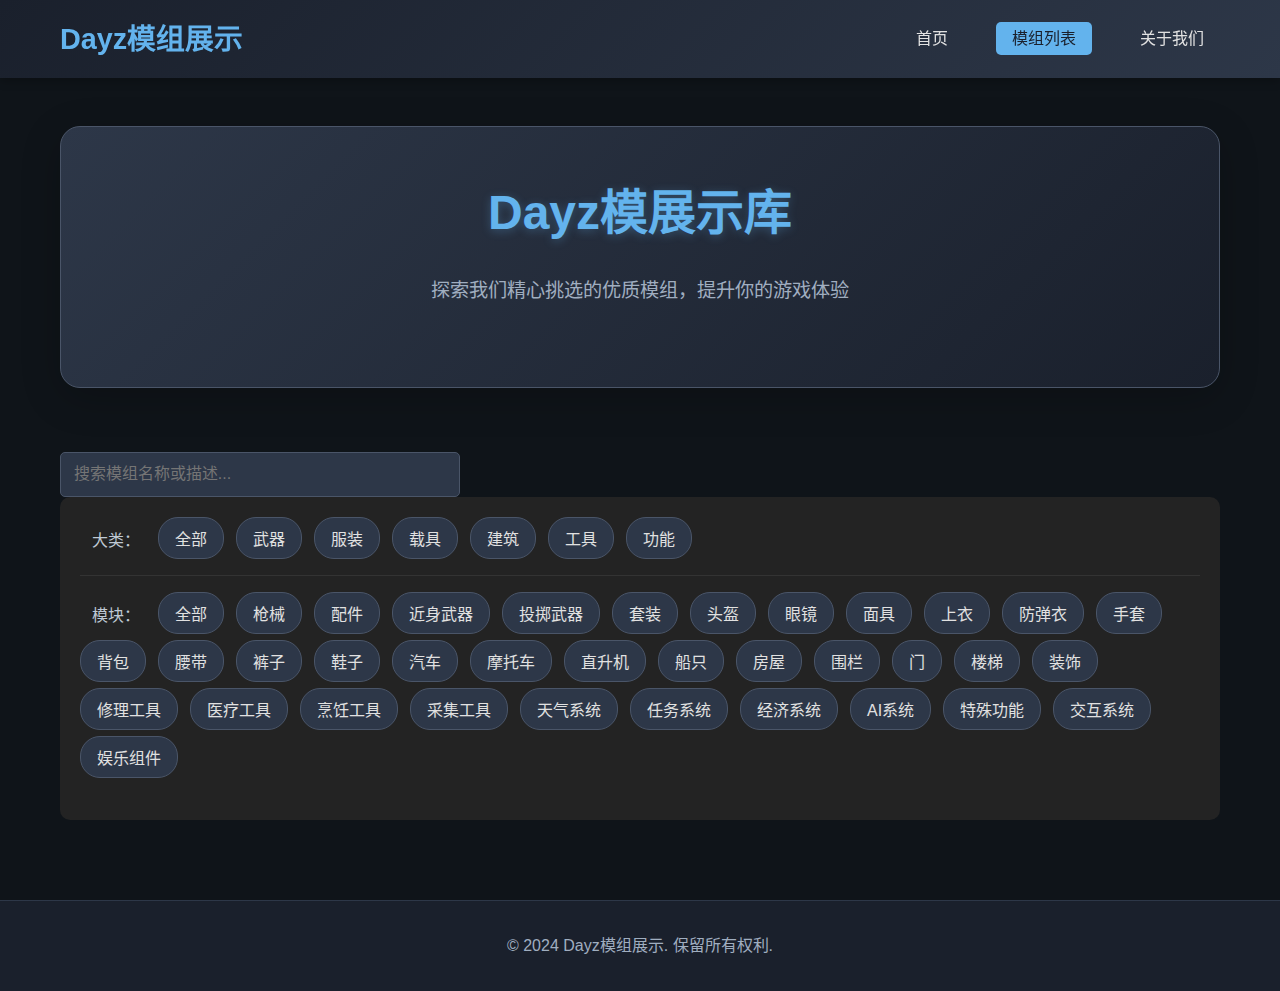
<file: mods.html>
<!DOCTYPE html>
<html lang="zh-CN">
<head>
    <meta charset="UTF-8">
    <meta name="viewport" content="width=device-width, initial-scale=1.0">
    <title>Dayz模组展示 - 模组列表</title>
    <link rel="stylesheet" href="style.css">
</head>
<body>
    <!-- 导航条 -->
    <nav class="navbar">
        <div class="nav-container">
            <div class="nav-logo">
                <h1>Dayz模组展示</h1>
            </div>
            <ul class="nav-menu">
                <li class="nav-item">
                    <a href="index.html" class="nav-link">首页</a>
                </li>
                <li class="nav-item">
                    <a href="mods.html" class="nav-link active">模组列表</a>
                </li>
                <li class="nav-item">
                    <a href="about.html" class="nav-link">关于我们</a>
                </li>
            </ul>
            <div class="nav-toggle">
                <span class="bar"></span>
                <span class="bar"></span>
                <span class="bar"></span>
            </div>
        </div>
    </nav>

    <!-- 主内容区域 -->
    <main class="main-content">
        <section class="page-content">
            <div class="container">
                <div class="page-header">
                    <h2>Dayz模展示库</h2>
                    <p>探索我们精心挑选的优质模组，提升你的游戏体验</p>
                </div>

                <!-- 搜索和筛选区域 -->
                <div class="search-filter">
                    <div class="search-box">
                        <input type="text" id="modSearch" placeholder="搜索模组名称或描述..." class="search-input">
                    </div>
                    <div class="filter-panel">
                        <div class="filter-row">
                            <span class="filter-label">大类：</span>
                            <button class="filter-btn">全部</button>
                            <button class="filter-btn">武器</button>
                            <button class="filter-btn">服装</button>
                            <button class="filter-btn">载具</button>
                            <button class="filter-btn">建筑</button>
                            <button class="filter-btn">工具</button>
                            <button class="filter-btn">功能</button>
                        </div>
                        <div class="filter-row">
                            <span class="filter-label">模块：</span>
                            <button class="filter-btn">全部</button>
                            <button class="filter-btn">枪械</button>
                            <button class="filter-btn">配件</button>
                            <button class="filter-btn">近身武器</button>
                            <button class="filter-btn">投掷武器</button>
                            <button class="filter-btn">套装</button>
                            <button class="filter-btn">头盔</button>
                            <button class="filter-btn">眼镜</button>
                            <button class="filter-btn">面具</button>
                            <button class="filter-btn">上衣</button>
                            <button class="filter-btn">防弹衣</button>
                            <button class="filter-btn">手套</button>
                            <button class="filter-btn">背包</button>
                            <button class="filter-btn">腰带</button>
                            <button class="filter-btn">裤子</button>
                            <button class="filter-btn">鞋子</button>
                            <button class="filter-btn">汽车</button>
                            <button class="filter-btn">摩托车</button>
                            <button class="filter-btn">直升机</button>
                            <button class="filter-btn">船只</button>
                            <button class="filter-btn">房屋</button>
                            <button class="filter-btn">围栏</button>
                            <button class="filter-btn">门</button>
                            <button class="filter-btn">楼梯</button>
                            <button class="filter-btn">装饰</button>
                            <button class="filter-btn">修理工具</button>
                            <button class="filter-btn">医疗工具</button>
                            <button class="filter-btn">烹饪工具</button>
                            <button class="filter-btn">采集工具</button>
                            <button class="filter-btn">天气系统</button>
                            <button class="filter-btn">任务系统</button>
                            <button class="filter-btn">经济系统</button>
                            <button class="filter-btn">AI系统</button>
                            <button class="filter-btn">特殊功能</button>
                            <button class="filter-btn">交互系统</button>
                            <button class="filter-btn">娱乐组件</button>
                        </div>
                    </div>
                </div>

                <!-- 模组列表 -->
                <div class="mods-grid">
                    <!-- 动态渲染模组项 -->
                </div>
            </div>
        </section>
    </main>

    <!-- 页脚 -->
    <footer class="footer">
        <div class="container">
            <p>&copy; 2024 Dayz模组展示. 保留所有权利.</p>
        </div>
    </footer>

    <script src="script.js"></script>
</body>
</html>
</file>
<file: style.css>
/* 全局样式重置 */
* {
    margin: 0;
    padding: 0;
    box-sizing: border-box;
}

body {
    font-family: 'Segoe UI', Tahoma, Geneva, Verdana, sans-serif;
    line-height: 1.6;
    color: #333;
    background-color: #0f1419;
    color: #e1e1e1;
}

.container {
    max-width: 1200px;
    margin: 0 auto;
    padding: 0 20px;
}

/* 导航条样式 */
.navbar {
    background: linear-gradient(135deg, #1a202c 0%, #2d3748 100%);
    padding: 1rem 0;
    position: sticky;
    top: 0;
    z-index: 1000;
    box-shadow: 0 2px 10px rgba(0,0,0,0.3);
}

.nav-container {
    max-width: 1200px;
    margin: 0 auto;
    padding: 0 20px;
    display: flex;
    justify-content: space-between;
    align-items: center;
}

.nav-logo h1 {
    color: #63b3ed;
    font-size: 1.8rem;
    font-weight: bold;
}

.nav-menu {
    display: flex;
    list-style: none;
    gap: 2rem;
}

.nav-link {
    color: #e1e1e1;
    text-decoration: none;
    padding: 0.5rem 1rem;
    border-radius: 5px;
    transition: all 0.3s ease;
    font-weight: 500;
}

.nav-link:hover,
.nav-link.active {
    background: #63b3ed;
    color: #1a202c;
}

.nav-toggle {
    display: none;
    flex-direction: column;
    cursor: pointer;
}

.bar {
    width: 25px;
    height: 3px;
    background: #e1e1e1;
    margin: 3px 0;
    transition: 0.3s;
}

/* 主要内容区域 */
.main-content {
    min-height: calc(100vh - 140px);
}

/* 英雄区域 */
.hero {
    background: linear-gradient(135deg, #2d3748 0%, #4a5568 100%);
    padding: 4rem 0;
    text-align: center;
}

.hero-content h2 {
    font-size: 3rem;
    margin-bottom: 1rem;
    color: #63b3ed;
}

.hero-content p {
    font-size: 1.2rem;
    margin-bottom: 2rem;
    color: #e1e1e1;
}

.hero-buttons {
    display: flex;
    gap: 1rem;
    justify-content: center;
    flex-wrap: wrap;
}

.btn {
    padding: 0.8rem 2rem;
    border: none;
    border-radius: 5px;
    text-decoration: none;
    font-weight: bold;
    transition: all 0.3s ease;
    cursor: pointer;
}

.btn-primary {
    background: #63b3ed;
    color: #1a202c;
}

.btn-primary:hover {
    background: #4299e1;
    transform: translateY(-2px);
}

.btn-secondary {
    background: transparent;
    color: #63b3ed;
    border: 2px solid #63b3ed;
}

.btn-secondary:hover {
    background: #63b3ed;
    color: #1a202c;
}

/* 特色模组区域 */
.featured-mods {
    padding: 4rem 0;
    background: #1a202c;
}

.featured-mods h3 {
    text-align: center;
    font-size: 2.5rem;
    margin-bottom: 3rem;
    color: #63b3ed;
}

.mod-grid {
    display: grid;
    grid-template-columns: repeat(auto-fit, minmax(300px, 1fr));
    gap: 2rem;
    margin-top: 2rem;
}

.mod-card {
    background: #2d3748;
    border-radius: 10px;
    overflow: hidden;
    transition: transform 0.3s ease, box-shadow 0.3s ease;
    border: 1px solid #4a5568;
}

.mod-card:hover {
    transform: translateY(-5px);
    box-shadow: 0 10px 30px rgba(0,0,0,0.3);
}

.mod-image img {
    width: 100%;
    height: 200px;
    object-fit: cover;
}

.mod-info {
    padding: 1.5rem;
}

.mod-info h4 {
    color: #63b3ed;
    margin-bottom: 0.5rem;
    font-size: 1.3rem;
}

.mod-info p {
    color: #a0aec0;
    margin-bottom: 1rem;
    line-height: 1.5;
}

.mod-tags {
    display: flex;
    gap: 0.5rem;
    flex-wrap: wrap;
}

.tag {
    background: #4a5568;
    color: #e1e1e1;
    padding: 0.3rem 0.8rem;
    border-radius: 15px;
    font-size: 0.8rem;
}

/* 统计区域 */
.stats {
    padding: 3rem 0;
    background: linear-gradient(135deg, #2d3748 0%, #1a202c 100%);
}

.stats-grid {
    display: grid;
    grid-template-columns: repeat(auto-fit, minmax(200px, 1fr));
    gap: 2rem;
    text-align: center;
}

.stat-item h4 {
    font-size: 2.5rem;
    color: #63b3ed;
    margin-bottom: 0.5rem;
}

.stat-item p {
    color: #a0aec0;
    font-size: 1.1rem;
}

/* 页脚 */
.footer {
    background: #1a202c;
    padding: 2rem 0;
    text-align: center;
    border-top: 1px solid #2d3748;
}

.footer p {
    color: #a0aec0;
}

/* 优化图片显示的样式 */
img {
    max-width: 100%;
    height: auto;
    display: block;
    margin: 0 auto;
}

/* 图片容器样式（可选） */
.image-container {
    max-width: 800px;
    margin: 20px auto;
    overflow: hidden;
    border-radius: 10px;
    box-shadow: 0 4px 8px rgba(0, 0, 0, 0.1);
}

/* 美化新版筛选面板 */
.filter-panel {
  background: #232323;
  border-radius: 10px;
  padding: 20px 20px 10px 20px;
  margin-bottom: 24px;
}
.filter-row {
  display: flex;
  align-items: center;
  margin-bottom: 16px;
  flex-wrap: wrap;
  border-bottom: 1px solid #333;
  padding-bottom: 10px;
}
.filter-row:last-child {
  border-bottom: none;
}
.filter-label {
  color: #bfc9d4;
  font-size: 1rem;
  margin-right: 18px;
  min-width: 60px;
  text-align: right;
}
.filter-btn {
  background: #23272f;
  color: #e1e1e1;
  border: none;
  border-radius: 6px;
  padding: 7px 22px;
  margin-right: 12px;
  margin-bottom: 6px;
  font-size: 1rem;
  cursor: pointer;
  transition: background 0.2s, color 0.2s;
}
.filter-btn.active, .filter-btn:hover {
  background: #4ea1ff;
  color: #fff;
  font-weight: bold;
}
.filter-card-group {
  display: flex;
  align-items: center;
  gap: 18px;
}
.filter-card {
  background: #181c22;
  border-radius: 8px;
  padding: 10px 28px;
  color: #e1e1e1;
  font-size: 1.1rem;
  display: flex;
  align-items: center;
  cursor: pointer;
  transition: background 0.2s, color 0.2s;
  position: relative;
}
.filter-card.active, .filter-card:hover {
  background: #4ea1ff;
  color: #fff;
}
.filter-card-count {
  background: rgba(0,0,0,0.25);
  border-radius: 12px;
  font-size: 0.95rem;
  margin-left: 8px;
  padding: 2px 10px;
  color: #fff;
}

/* 响应式设计 */
@media (max-width: 768px) {
    .nav-menu {
        position: fixed;
        left: -100%;
        top: 70px;
        flex-direction: column;
        background: #2d3748;
        width: 100%;
        text-align: center;
        transition: 0.3s;
        box-shadow: 0 10px 27px rgba(0,0,0,0.05);
        padding: 2rem 0;
    }

    .nav-menu.active {
        left: 0;
    }

    .nav-toggle {
        display: flex;
    }

    .hero-content h2 {
        font-size: 2rem;
    }

    .hero-buttons {
        flex-direction: column;
        align-items: center;
    }

    .mod-grid {
        grid-template-columns: 1fr;
    }
}

/* 页面内容样式 */
.page-content {
    padding: 3rem 0;
    min-height: calc(100vh - 140px);
}

.page-header {
    text-align: center;
    margin-bottom: 4rem;
    padding: 3rem 0;
    background: linear-gradient(135deg, #2d3748 0%, #1a202c 100%);
    border-radius: 20px;
    border: 1px solid #4a5568;
    box-shadow: 0 10px 40px rgba(0, 0, 0, 0.2);
}

.page-header h2 {
    font-size: 3rem;
    color: #63b3ed;
    margin-bottom: 1.5rem;
    font-weight: 700;
    text-shadow: 0 2px 10px rgba(99, 179, 237, 0.3);
}

.page-header p {
    color: #a0aec0;
    font-size: 1.2rem;
    max-width: 600px;
    margin: 0 auto 2rem;
    line-height: 1.6;
}

.header-stats {
    display: flex;
    justify-content: center;
    gap: 4rem;
    margin-top: 2rem;
    flex-wrap: wrap;
}

.stat {
    text-align: center;
}

.stat-number {
    display: block;
    font-size: 2.5rem;
    font-weight: 700;
    color: #63b3ed;
    margin-bottom: 0.5rem;
    text-shadow: 0 2px 8px rgba(99, 179, 237, 0.3);
}

.stat-label {
    color: #a0aec0;
    font-size: 1rem;
    font-weight: 500;
}

/* 章节标题样式 */
.section-header {
    text-align: center;
    margin-bottom: 3rem;
}

.section-header h3 {
    font-size: 2.2rem;
    color: #63b3ed;
    margin-bottom: 1rem;
    font-weight: 600;
    position: relative;
    display: inline-block;
}

.section-header h3::after {
    content: '';
    position: absolute;
    bottom: -10px;
    left: 50%;
    transform: translateX(-50%);
    width: 60px;
    height: 3px;
    background: linear-gradient(90deg, #63b3ed, #4299e1);
    border-radius: 2px;
}

.section-header p {
    color: #a0aec0;
    font-size: 1.1rem;
    max-width: 500px;
    margin: 0 auto;
    line-height: 1.6;
}

/* 模组列表样式 - 方格子展示 */
.mods-grid {
    display: grid;
    grid-template-columns: repeat(auto-fill, minmax(280px, 1fr));
    gap: 1.5rem;
    margin-top: 2rem;
}

.mod-item {
    background: #2d3748;
    border-radius: 12px;
    overflow: hidden;
    border: 1px solid #4a5568;
    transition: all 0.3s ease;
    box-shadow: 0 4px 6px rgba(0, 0, 0, 0.1);
}

.mod-item:hover {
    transform: translateY(-5px);
    box-shadow: 0 10px 25px rgba(0, 0, 0, 0.2);
    border-color: #63b3ed;
}

.mod-image {
    position: relative;
    height: 180px;
    overflow: hidden;
}

.mod-image img {
    width: 100%;
    height: 100%;
    object-fit: cover;
    transition: transform 0.3s ease;
}

.mod-item:hover .mod-image img {
    transform: scale(1.05);
}

.mod-category {
    position: absolute;
    top: 10px;
    right: 10px;
    background: rgba(99, 179, 237, 0.9);
    color: #1a202c;
    padding: 0.3rem 0.8rem;
    border-radius: 15px;
    font-size: 0.8rem;
    font-weight: bold;
}

.mod-info {
    padding: 1.2rem;
}

.mod-info h3 {
    color: #63b3ed;
    font-size: 1.2rem;
    margin-bottom: 0.5rem;
    line-height: 1.3;
}

.mod-description {
    color: #a0aec0;
    font-size: 0.9rem;
    margin-bottom: 1rem;
    line-height: 1.4;
}

.mod-stats {
    display: flex;
    justify-content: space-between;
    align-items: center;
    margin-bottom: 1rem;
    padding: 0.8rem 0;
    border-top: 1px solid #4a5568;
    border-bottom: 1px solid #4a5568;
}

.mod-version {
    background: #4a5568;
    color: #e1e1e1;
    padding: 0.3rem 0.6rem;
    border-radius: 12px;
    font-size: 0.8rem;
    font-weight: 500;
}

.mod-size {
    color: #a0aec0;
    font-size: 0.9rem;
    font-weight: 500;
}

.mod-actions {
    text-align: center;
}

.mod-actions .btn {
    width: 100%;
    padding: 0.8rem;
    font-size: 0.9rem;
}

/* 隐藏下载中心相关样式 */
/* ...existing code... */

/* 响应式调整 */
@media (max-width: 768px) {
    .mods-grid {
        grid-template-columns: repeat(auto-fill, minmax(250px, 1fr));
        gap: 1rem;
    }
    
    .mod-image {
        height: 160px;
    }
    
    .mod-info {
        padding: 1rem;
    }
}

@media (max-width: 480px) {
    .mods-grid {
        grid-template-columns: 1fr;
    }
}

/* 下载页面特定样式 */
.search-filter {
    margin-bottom: 2rem;
}

.search-input {
    width: 100%;
    max-width: 400px;
    padding: 0.8rem;
    border: 1px solid #4a5568;
    border-radius: 5px;
    background: #2d3748;
    color: #e1e1e1;
    font-size: 1rem;
}

.filter-buttons {
    display: flex;
    gap: 0.5rem;
    flex-wrap: wrap;
    margin-top: 1rem;
}

.filter-btn {
    padding: 0.5rem 1rem;
    border: 1px solid #4a5568;
    background: #2d3748;
    color: #e1e1e1;
    border-radius: 20px;
    cursor: pointer;
    transition: all 0.3s ease;
}

.filter-btn.active,
.filter-btn:hover {
    background: #63b3ed;
    color: #1a202c;
}

/* 下载项样式 */
.download-grid {
    display: grid;
    grid-template-columns: repeat(auto-fit, minmax(300px, 1fr));
    gap: 1.5rem;
    margin-bottom: 3rem;
}

.download-item {
    background: #2d3748;
    border: 1px solid #4a5568;
    border-radius: 10px;
    padding: 1.5rem;
    transition: transform 0.3s ease;
}

.download-item:hover {
    transform: translateY(-5px);
}

.download-header {
    display: flex;
    justify-content: space-between;
    align-items: center;
    margin-bottom: 1rem;
}

.download-badge {
    background: #e53e3e;
    color: white;
    padding: 0.3rem 0.8rem;
    border-radius: 15px;
    font-size: 0.8rem;
    font-weight: bold;
}

.download-badge.recommended {
    background: #38a169;
}

.download-info p {
    margin: 0.5rem 0;
    color: #a0aec0;
}

.download-actions {
    display: flex;
    justify-content: space-between;
    align-items: center;
    margin-top: 1rem;
}

.details-link {
    color: #63b3ed;
    text-decoration: none;
}

.details-link:hover {
    text-decoration: underline;
}

/* 下载列表样式 */
.download-list-item {
    display: flex;
    justify-content: space-between;
    align-items: center;
    background: #2d3748;
    border: 1px solid #4a5568;
    border-radius: 5px;
    padding: 1rem;
    margin-bottom: 1rem;
    transition: background 0.3s ease;
}

.download-list-item:hover {
    background: #4a5568;
}

.item-info h4 {
    color: #63b3ed;
    margin-bottom: 0.5rem;
}

.item-info p {
    color: #a0aec0;
    font-size: 0.9rem;
}

.download-btn.small {
    padding: 0.5rem 1rem;
    font-size: 0.9rem;
}

/* 安装指南样式 */
.installation-guide {
    margin-top: 3rem;
}

.guide-tabs {
    display: flex;
    border-bottom: 1px solid #4a5568;
    margin-bottom: 2rem;
}

.guide-tab {
    padding: 1rem 2rem;
    background: transparent;
    border: none;
    color: #a0aec0;
    cursor: pointer;
    border-bottom: 2px solid transparent;
    transition: all 0.3s ease;
}

.guide-tab.active,
.guide-tab:hover {
    color: #63b3ed;
    border-bottom-color: #63b3ed;
}

.guide-content {
    display: none;
}

.guide-content.active {
    display: block;
}

.guide-content h4 {
    color: #63b3ed;
    margin-bottom: 1rem;
}

.guide-content ol,
.guide-content ul {
    margin-left: 1.5rem;
    margin-bottom: 1rem;
}

.guide-content li {
    margin-bottom: 0.5rem;
    color: #a0aec0;
}

.note {
    background: #2d3748;
    border-left: 4px solid #63b3ed;
    padding: 1rem;
    margin-top: 1rem;
}

.troubleshoot-item {
    margin-bottom: 1.5rem;
}

.troubleshoot-item h5 {
    color: #63b3ed;
    margin-bottom: 0.5rem;
}

/* 关于页面样式 - 优化版 */
.team-section {
    margin-bottom: 4rem;
}

.team-grid {
    display: grid;
    grid-template-columns: repeat(auto-fit, minmax(280px, 1fr));
    gap: 2.5rem;
    margin-top: 2rem;
}

.team-member {
    text-align: center;
    background: linear-gradient(145deg, #2d3748 0%, #1a202c 100%);
    border-radius: 16px;
    padding: 2rem 1.5rem;
    border: 1px solid #4a5568;
    box-shadow: 0 8px 32px rgba(0, 0, 0, 0.2);
    transition: all 0.4s cubic-bezier(0.175, 0.885, 0.32, 1.275);
    position: relative;
    overflow: hidden;
}

.team-member::before {
    content: '';
    position: absolute;
    top: 0;
    left: -100%;
    width: 100%;
    height: 100%;
    background: linear-gradient(90deg, transparent, rgba(99, 179, 237, 0.1), transparent);
    transition: left 0.6s ease;
}

.team-member:hover {
    transform: translateY(-8px);
    box-shadow: 0 20px 40px rgba(0, 0, 0, 0.3);
    border-color: #63b3ed;
}

.team-member:hover::before {
    left: 100%;
}

.member-avatar {
    position: relative;
    margin-bottom: 1.5rem;
}

.member-avatar img {
    width: 100px;
    height: 100px;
    border-radius: 50%;
    border: 3px solid #63b3ed;
    box-shadow: 0 4px 15px rgba(99, 179, 237, 0.3);
    transition: all 0.3s ease;
}

.team-member:hover .member-avatar img {
    transform: scale(1.1);
    box-shadow: 0 6px 20px rgba(99, 179, 237, 0.5);
}

.member-info h4 {
    color: #63b3ed;
    margin-bottom: 0.8rem;
    font-size: 1.4rem;
    font-weight: 600;
}

.member-role {
    display: inline-block;
    background: linear-gradient(135deg, #63b3ed 0%, #4299e1 100%);
    color: #1a202c;
    padding: 0.5rem 1.2rem;
    border-radius: 20px;
    font-size: 0.85rem;
    font-weight: 600;
    margin-bottom: 1.2rem;
    box-shadow: 0 2px 8px rgba(99, 179, 237, 0.3);
}

.member-info p {
    color: #a0aec0;
    line-height: 1.6;
    font-size: 0.95rem;
}

/* 时间线样式 - 优化版 */
.history-section {
    margin-bottom: 4rem;
}

.timeline {
    position: relative;
    margin: 3rem 0;
    padding-left: 2rem;
}

.timeline::before {
    content: '';
    position: absolute;
    left: 20px;
    top: 0;
    bottom: 0;
    width: 3px;
    background: linear-gradient(to bottom, #63b3ed, #4299e1, #3182ce);
    border-radius: 3px;
}

.timeline-item {
    position: relative;
    margin-bottom: 3rem;
    opacity: 0;
    transform: translateX(-20px);
    animation: fadeInLeft 0.6s ease forwards;
}

.timeline-item:nth-child(1) { animation-delay: 0.1s; }
.timeline-item:nth-child(2) { animation-delay: 0.2s; }
.timeline-item:nth-child(3) { animation-delay: 0.3s; }
.timeline-item:nth-child(4) { animation-delay: 0.4s; }

.timeline-item::before {
    content: '';
    position: absolute;
    left: -2.5rem;
    top: 0;
    width: 16px;
    height: 16px;
    background: #63b3ed;
    border: 3px solid #1a202c;
    border-radius: 50%;
    z-index: 2;
    box-shadow: 0 0 0 4px rgba(99, 179, 237, 0.3);
}

.timeline-date {
    background: linear-gradient(135deg, #63b3ed 0%, #4299e1 100%);
    color: #1a202c;
    padding: 0.8rem 1.2rem;
    border-radius: 25px;
    font-weight: 700;
    font-size: 1.1rem;
    display: inline-block;
    margin-bottom: 1rem;
    box-shadow: 0 4px 15px rgba(99, 179, 237, 0.3);
}

.timeline-content {
    background: linear-gradient(145deg, #2d3748 0%, #1a202c 100%);
    border: 1px solid #4a5568;
    border-radius: 16px;
    padding: 2rem;
    box-shadow: 0 8px 32px rgba(0, 0, 0, 0.2);
    transition: all 0.3s ease;
    position: relative;
    overflow: hidden;
}

.timeline-content::before {
    content: '';
    position: absolute;
    top: 0;
    left: 0;
    width: 4px;
    height: 100%;
    background: linear-gradient(to bottom, #63b3ed, #4299e1);
}

.timeline-content:hover {
    transform: translateY(-5px);
    box-shadow: 0 15px 40px rgba(0, 0, 0, 0.3);
    border-color: #63b3ed;
}

.timeline-content h4 {
    color: #63b3ed;
    margin-bottom: 1rem;
    font-size: 1.4rem;
    font-weight: 600;
}

.timeline-content p {
    color: #a0aec0;
    line-height: 1.6;
    font-size: 1rem;
}

@keyframes fadeInLeft {
    from {
        opacity: 0;
        transform: translateX(-20px);
    }
    to {
        opacity: 1;
        transform: translateX(0);
    }
}

/* 联系表单样式 - 优化版 */
.contact-section {
    margin-bottom: 4rem;
}

.contact-grid {
    display: grid;
    grid-template-columns: repeat(auto-fit, minmax(350px, 1fr));
    gap: 4rem;
    margin-top: 2rem;
}

.contact-info {
    background: linear-gradient(145deg, #2d3748 0%, #1a202c 100%);
    border-radius: 16px;
    padding: 2.5rem;
    border: 1px solid #4a5568;
    box-shadow: 0 8px 32px rgba(0, 0, 0, 0.2);
}

.contact-info h4 {
    color: #63b3ed;
    margin-bottom: 1.5rem;
    font-size: 1.4rem;
    font-weight: 600;
}

.contact-item {
    margin-bottom: 1.5rem;
    color: #a0aec0;
    font-size: 1rem;
    line-height: 1.6;
    display: flex;
    align-items: flex-start;
}

.contact-item strong {
    color: #63b3ed;
    min-width: 80px;
    margin-right: 1rem;
}

.contact-form {
    background: linear-gradient(145deg, #2d3748 0%, #1a202c 100%);
    border-radius: 16px;
    padding: 2.5rem;
    border: 1px solid #4a5568;
    box-shadow: 0 8px 32px rgba(0, 0, 0, 0.2);
}

.contact-form h4 {
    color: #63b3ed;
    margin-bottom: 1.5rem;
    font-size: 1.4rem;
    font-weight: 600;
}

.form-group {
    margin-bottom: 1.5rem;
    position: relative;
}

.form-group input,
.form-group textarea {
    width: 100%;
    padding: 1rem 1.2rem;
    border: 2px solid #4a5568;
    border-radius: 10px;
    background: #1a202c;
    color: #e1e1e1;
    font-size: 1rem;
    transition: all 0.3s ease;
    font-family: inherit;
}

.form-group input:focus,
.form-group textarea:focus {
    outline: none;
    border-color: #63b3ed;
    box-shadow: 0 0 0 3px rgba(99, 179, 237, 0.1);
    background: #2d3748;
}

.form-group input::placeholder,
.form-group textarea::placeholder {
    color: #718096;
}

.form-group textarea {
    resize: vertical;
    min-height: 120px;
}

.contact-form .btn {
    width: 100%;
    padding: 1rem;
    font-size: 1.1rem;
    font-weight: 600;
    border-radius: 10px;
    transition: all 0.3s ease;
}

/* FAQ样式 - 优化版 */
.faq-section {
    margin-bottom: 4rem;
}

.faq-list {
    margin-top: 2rem;
}

.faq-item {
    background: linear-gradient(145deg, #2d3748 0%, #1a202c 100%);
    border: 1px solid #4a5568;
    border-radius: 16px;
    padding: 2rem;
    margin-bottom: 1.5rem;
    box-shadow: 0 8px 32px rgba(0, 0, 0, 0.2);
    transition: all 0.3s ease;
    cursor: pointer;
    position: relative;
    overflow: hidden;
}

.faq-item::before {
    content: '';
    position: absolute;
    top: 0;
    left: 0;
    width: 4px;
    height: 100%;
    background: linear-gradient(to bottom, #63b3ed, #4299e1);
    opacity: 0;
    transition: opacity 0.3s ease;
}

.faq-item:hover {
    transform: translateY(-3px);
    box-shadow: 0 12px 40px rgba(0, 0, 0, 0.3);
    border-color: #63b3ed;
}

.faq-item:hover::before {
    opacity: 1;
}

.faq-item h4 {
    color: #63b3ed;
    margin-bottom: 1rem;
    font-size: 1.3rem;
    font-weight: 600;
    display: flex;
    align-items: center;
}

.faq-item h4::before {
    content: 'Q:';
    background: linear-gradient(135deg, #63b3ed 0%, #4299e1 100%);
    color: #1a202c;
    width: 30px;
    height: 30px;
    border-radius: 50%;
    display: flex;
    align-items: center;
    justify-content: center;
    font-weight: bold;
    margin-right: 1rem;
    font-size: 0.9rem;
}

.faq-item p {
    color: #a0aec0;
    line-height: 1.6;
    font-size: 1rem;
    margin-left: 3rem;
    position: relative;
}

.faq-item p::before {
    content: 'A:';
    position: absolute;
    left: -3rem;
    background: #4a5568;
    color: #e1e1e1;
    width: 25px;
    height: 25px;
    border-radius: 50%;
    display: flex;
    align-items: center;
    justify-content: center;
    font-weight: bold;
    font-size: 0.8rem;
}

/* 图片放大查看样式 */
.zoomable-image {
    cursor: zoom-in;
    transition: transform 0.3s ease;
}

.zoomable-image:hover {
    transform: scale(1.05);
}

/* 详情页图片画廊样式 - 全屏显示 */
.image-gallery {
    display: flex;
    flex-direction: column;
    gap: 40px;
    margin: 30px 0;
}

.gallery-item {
    width: 100%;
    max-width: 100%;
    background: #2d3748;
    border-radius: 10px;
    overflow: hidden;
    border: 1px solid #4a5568;
    transition: all 0.3s ease;
    box-shadow: 0 4px 6px rgba(0, 0, 0, 0.1);
}

.gallery-item:hover {
    transform: translateY(-5px);
    box-shadow: 0 10px 25px rgba(0, 0, 0, 0.2);
    border-color: #63b3ed;
}

.gallery-item img {
    width: 100%;
    height: auto;
    max-height: 80vh;
    object-fit: contain;
    display: block;
    cursor: zoom-in;
}

/* 详情页内容样式 */
.details-section {
    padding: 40px 0;
}

.details-section h2 {
    color: #63b3ed;
    font-size: 2.5rem;
    margin-bottom: 20px;
    text-align: center;
}

.details-section p {
    color: #a0aec0;
    font-size: 1.1rem;
    line-height: 1.6;
    text-align: center;
    max-width: 800px;
    margin: 0 auto 30px;
}

/* 详情页图片画廊样式 - 全屏显示 */
.image-gallery {
    display: flex;
    flex-direction: column;
    gap: 40px;
    margin: 30px 0;
}

.gallery-item {
    width: 100%;
    max-width: 100%;
    background: #2d3748;
    border-radius: 10px;
    overflow: hidden;
    border: 1px solid #4a5568;
    transition: all 0.3s ease;
    box-shadow: 0 4px 6px rgba(0, 0, 0, 0.1);
}

.gallery-item:hover {
    transform: translateY(-5px);
    box-shadow: 0 10px 25px rgba(0, 0, 0, 0.2);
    border-color: #63b3ed;
}

.gallery-item img {
    width: 100%;
    height: auto;
    max-height: 80vh;
    object-fit: contain;
    display: block;
    cursor: zoom-in;
}

/* 详情页内容样式 */
.details-section {
    padding: 40px 0;
}

.details-section h2 {
    color: #63b3ed;
    font-size: 2.5rem;
    margin-bottom: 20px;
    text-align: center;
}

.details-section p {
    color: #a0aec0;
    font-size: 1.1rem;
    line-height: 1.6;
    text-align: center;
    max-width: 800px;
    margin: 0 auto 30px;
}

/* 放大查看模态框 */
.image-modal {
    display: none;
    position: fixed;
    z-index: 2000;
    left: 0;
    top: 0;
    width: 100%;
    height: 100%;
    background-color: rgba(0, 0, 0, 0.9);
    animation: fadeIn 0.3s ease;
}

.image-modal.active {
    display: flex;
    flex-direction: column;
    justify-content: center;
    align-items: center;
}

.modal-image-container {
    position: relative;
    max-width: 90%;
    max-height: 80%;
    display: flex;
    justify-content: center;
    align-items: center;
    overflow: hidden;
    cursor: grab;
}

.modal-image-container:active {
    cursor: grabbing;
}

.modal-content {
    max-width: 100%;
    max-height: 100%;
    transition: transform 0.3s ease;
    cursor: grab;
}

.modal-content:active {
    cursor: grabbing;
}

.modal-close {
    position: absolute;
    top: 20px;
    right: 35px;
    color: #fff;
    font-size: 40px;
    font-weight: bold;
    cursor: pointer;
    z-index: 2001;
    transition: color 0.3s ease;
}

.modal-close:hover {
    color: #63b3ed;
}

.modal-nav {
    position: absolute;
    top: 50%;
    transform: translateY(-50%);
    background: rgba(255, 255, 255, 0.1);
    color: #fff;
    border: none;
    font-size: 24px;
    padding: 10px 15px;
    cursor: pointer;
    border-radius: 50%;
    transition: background 0.3s ease;
    z-index: 2001;
}

.modal-nav:hover {
    background: rgba(99, 179, 237, 0.8);
}

.modal-prev {
    left: 20px;
}

.modal-next {
    right: 20px;
}

.modal-controls {
    position: absolute;
    bottom: 80px;
    left: 50%;
    transform: translateX(-50%);
    display: flex;
    align-items: center;
    gap: 10px;
    background: rgba(0, 0, 0, 0.7);
    padding: 10px 15px;
    border-radius: 25px;
    z-index: 2001;
}

.zoom-control {
    background: rgba(99, 179, 237, 0.8);
    color: #fff;
    border: none;
    border-radius: 50%;
    width: 35px;
    height: 35px;
    font-size: 16px;
    font-weight: bold;
    cursor: pointer;
    transition: background 0.3s ease;
    display: flex;
    justify-content: center;
    align-items: center;
}

.zoom-control:hover {
    background: rgba(99, 179, 237, 1);
}

.zoom-level {
    color: #fff;
    font-size: 14px;
    font-weight: bold;
    min-width: 50px;
    text-align: center;
}

.zoom-reset {
    background: rgba(255, 255, 255, 0.2);
    border-radius: 15px;
    width: auto;
    padding: 0 15px;
    font-size: 12px;
}

.zoom-reset:hover {
    background: rgba(255, 255, 255, 0.3);
}

.modal-caption {
    position: absolute;
    bottom: 20px;
    left: 0;
    width: 100%;
    text-align: center;
    color: #fff;
    font-size: 16px;
    background: rgba(0, 0, 0, 0.5);
    padding: 10px;
}

/* 动画效果 */
@keyframes fadeIn {
    from { opacity: 0; }
    to { opacity: 1; }
}

@keyframes zoomIn {
    from { transform: scale(0.8); opacity: 0; }
    to { transform: scale(1); opacity: 1; }
}

@keyframes zoomOut {
    from { transform: scale(1); opacity: 1; }
    to { transform: scale(0.8); opacity: 0; }
}

/* 响应式调整 */
@media (max-width: 768px) {
    .modal-content {
        max-width: 95%;
        max-height: 80%;
    }
    
    .modal-close {
        top: 10px;
        right: 15px;
        font-size: 30px;
    }
    
    .modal-nav {
        font-size: 18px;
        padding: 8px 12px;
    }
    
    .modal-prev {
        left: 10px;
    }
    
    .modal-next {
        right: 10px;
    }
}
</file>
